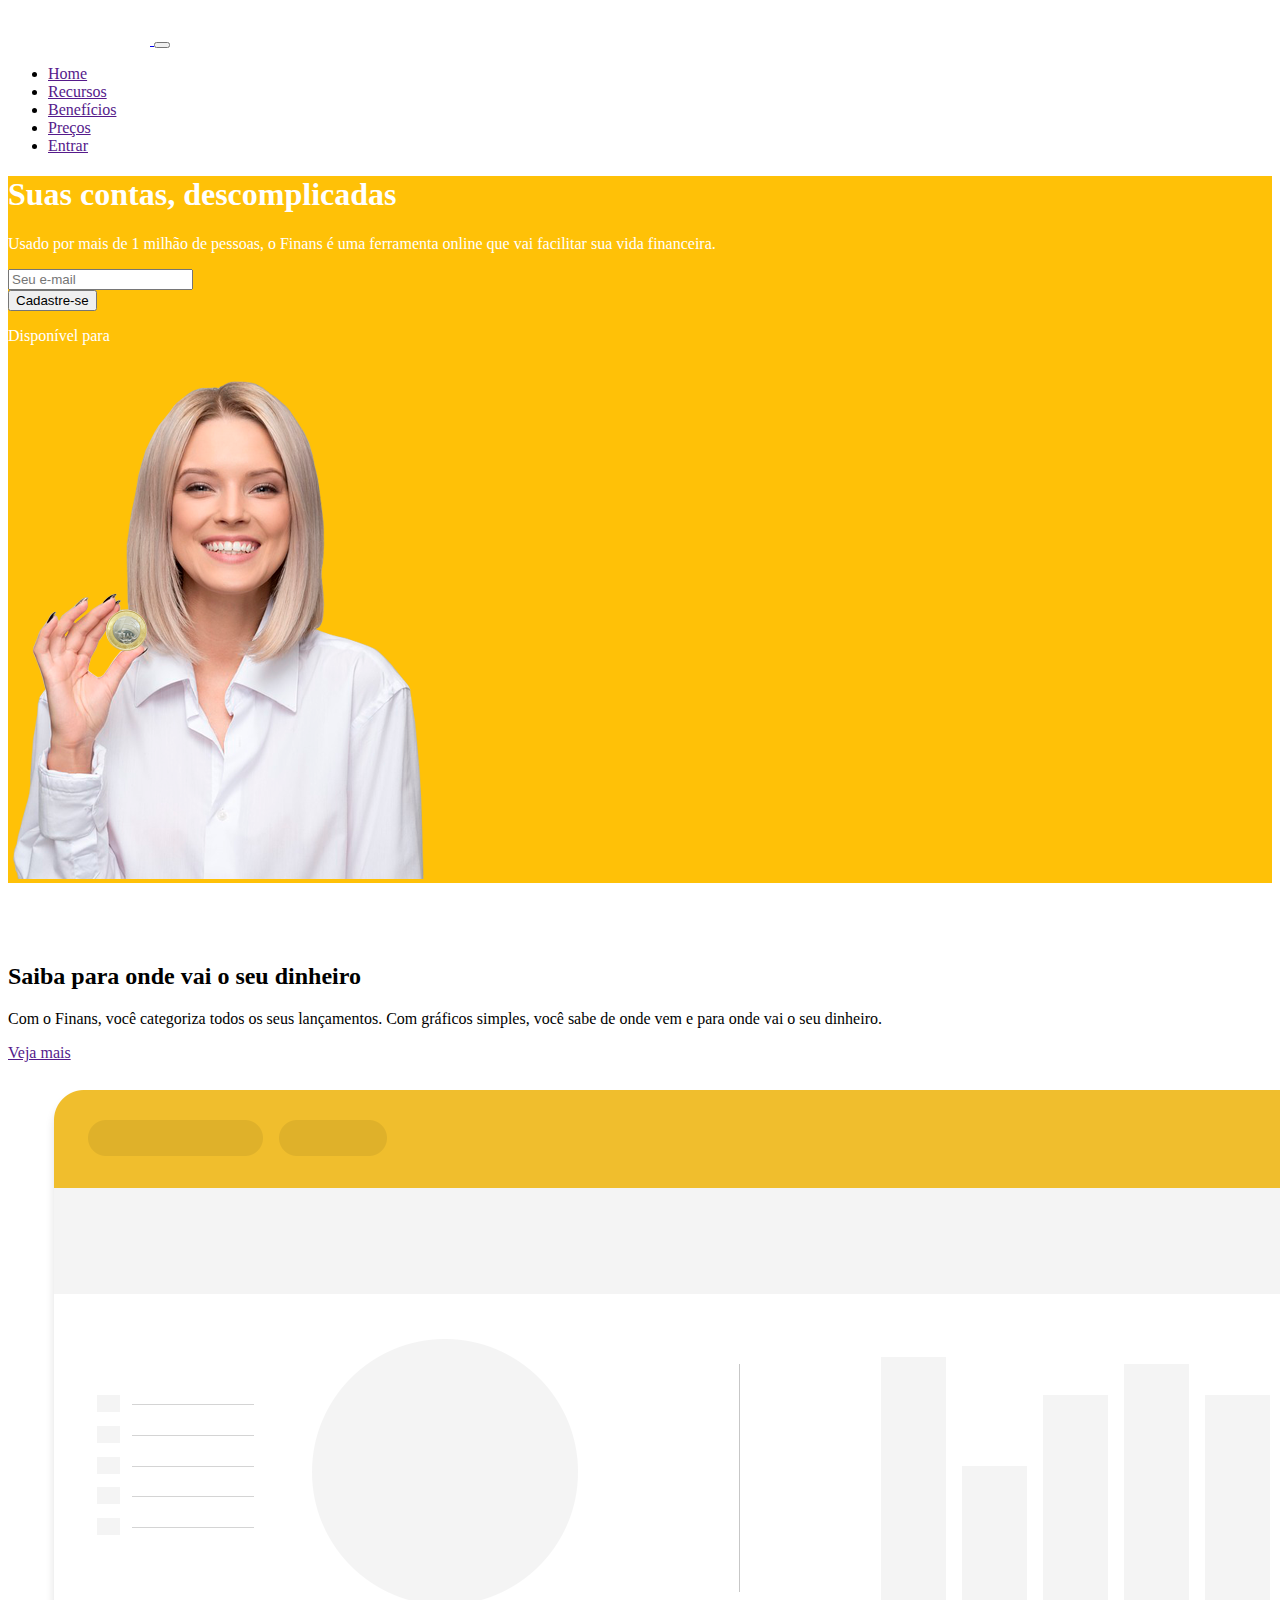
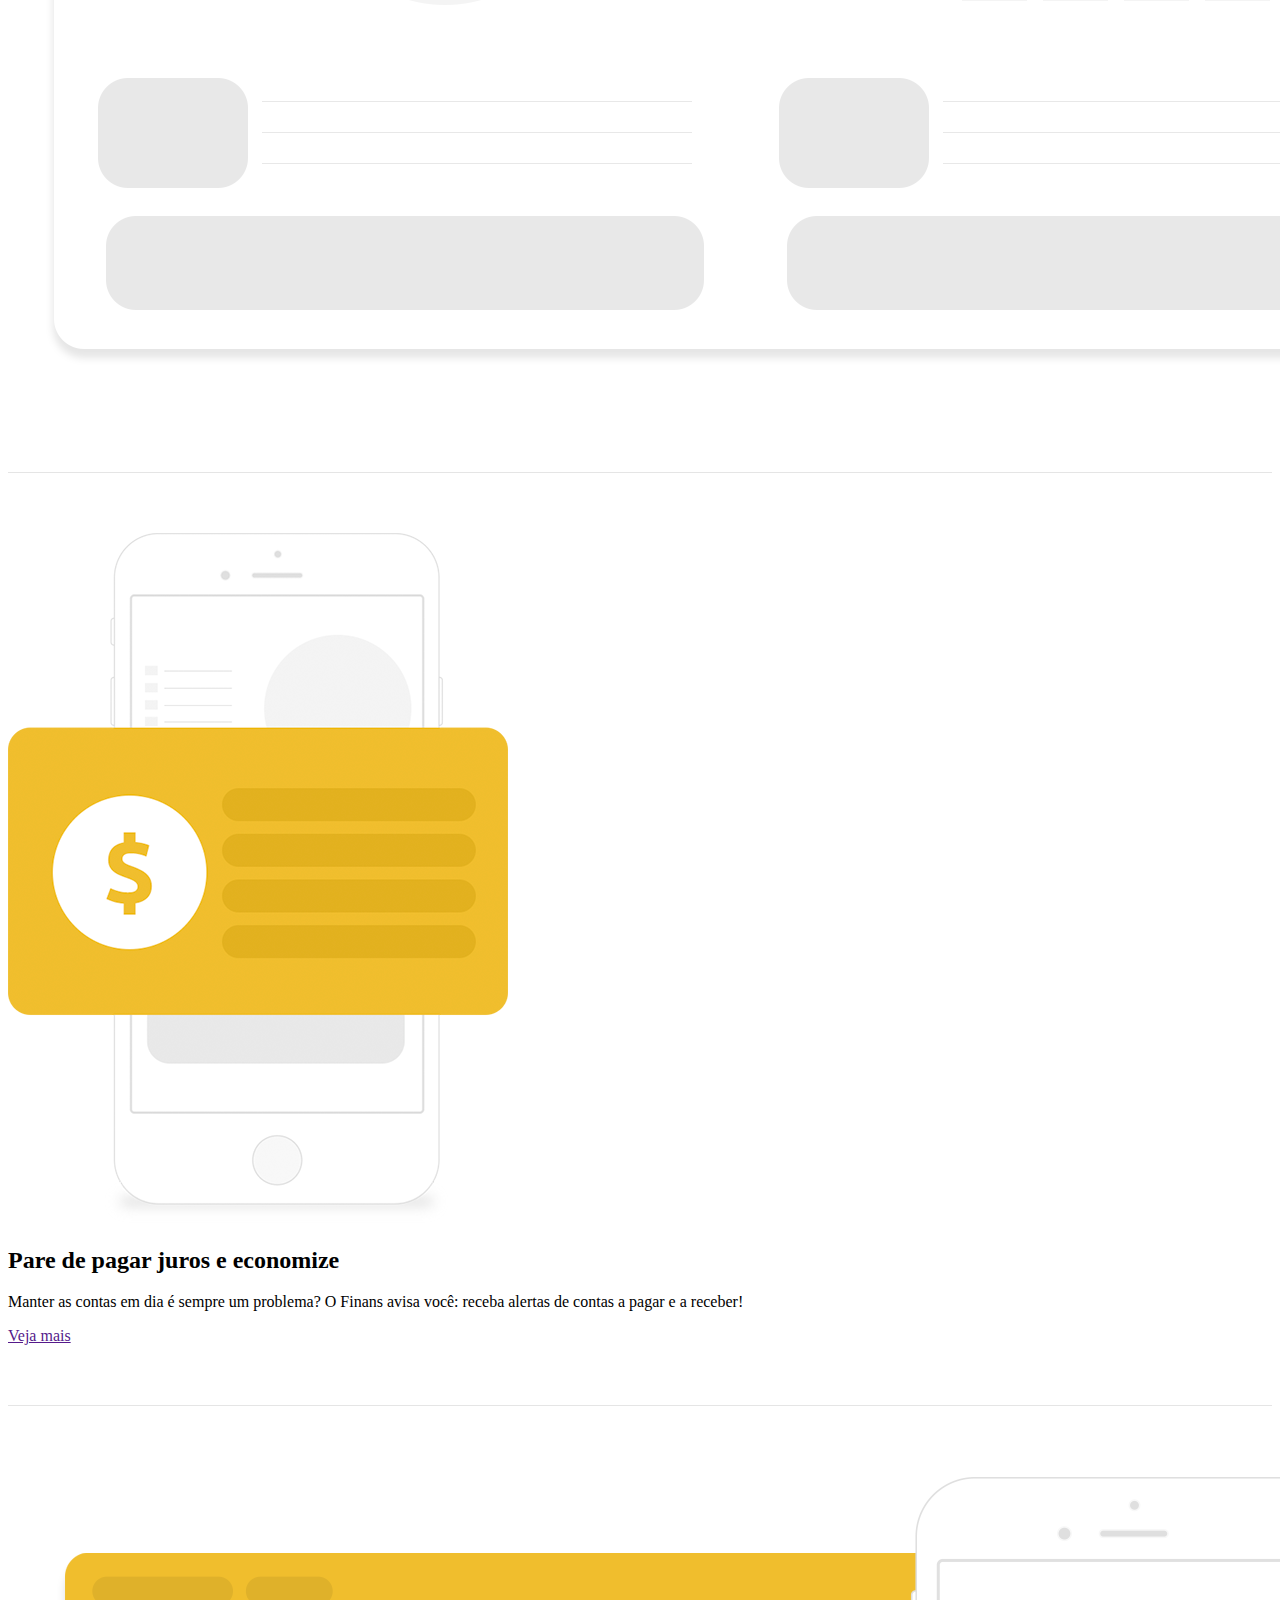
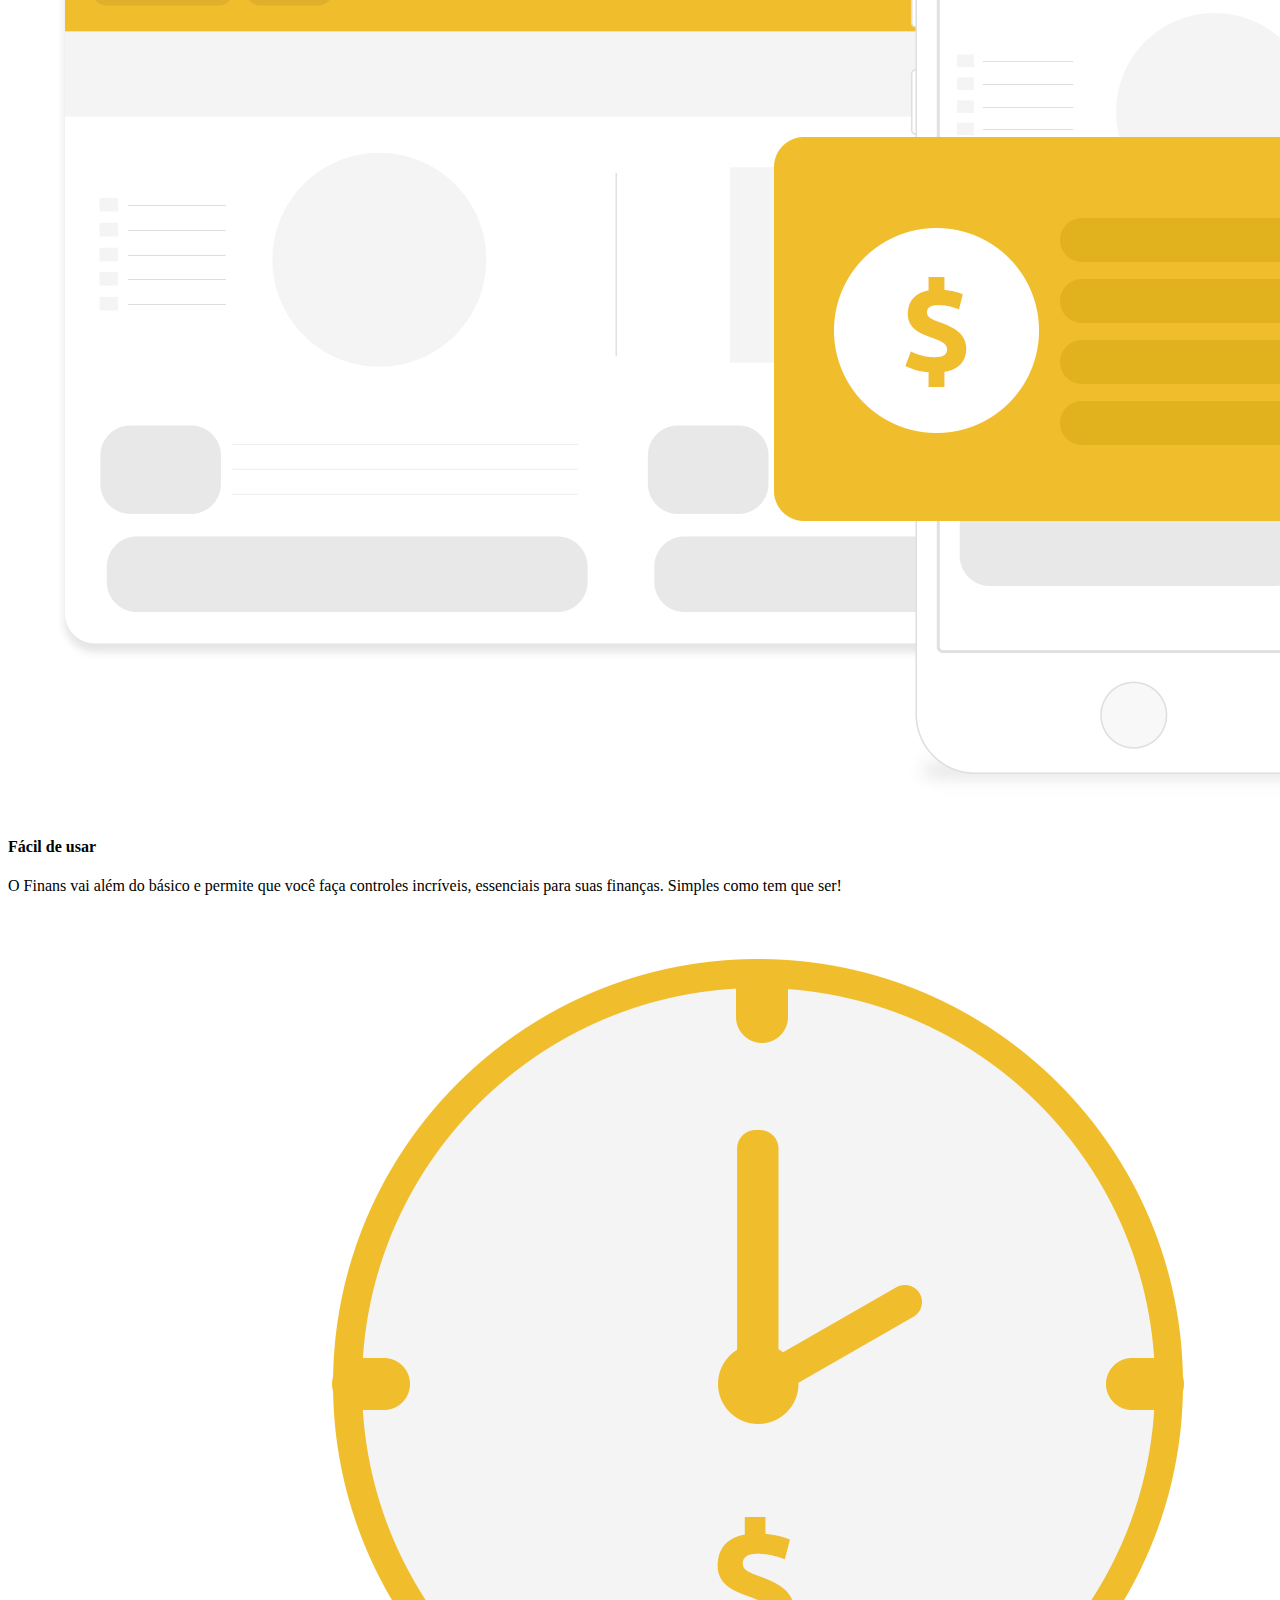
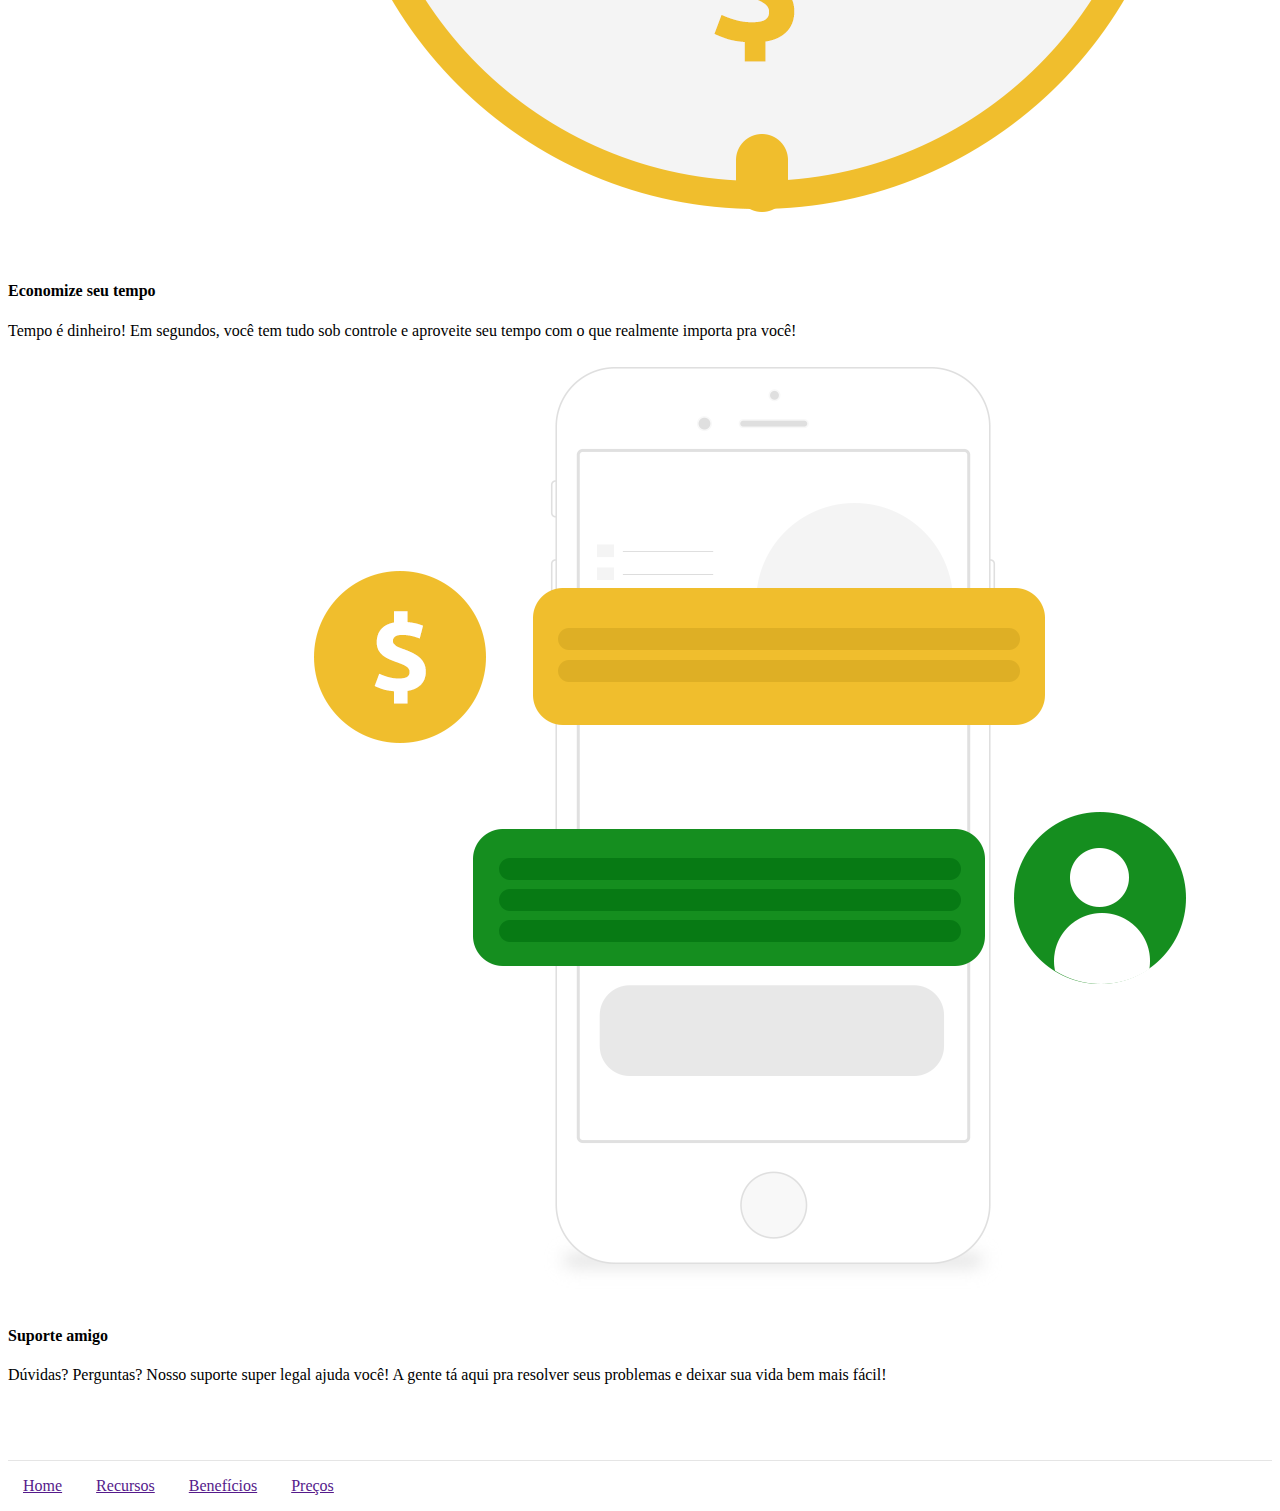
<file: index.html>
<!DOCTYPE html>
<html lang="pt-br">
  <head>
    <!-- Meta tags Obrigatórias -->
    <meta charset="utf-8">
    <meta name="viewport" content="width=device-width, initial-scale=1, shrink-to-fit=no">

    <!-- Bootstrap CSS -->
    <link rel="stylesheet" href="https://stackpath.bootstrapcdn.com/bootstrap/4.1.3/css/bootstrap.min.css" integrity="sha384-MCw98/SFnGE8fJT3GXwEOngsV7Zt27NXFoaoApmYm81iuXoPkFOJwJ8ERdknLPMO" crossorigin="anonymous">

    <!-- Font Awesome -->
    <link rel="stylesheet" href="https://use.fontawesome.com/releases/v5.3.1/css/all.css" integrity="sha384-mzrmE5qonljUremFsqc01SB46JvROS7bZs3IO2EmfFsd15uHvIt+Y8vEf7N7fWAU" crossorigin="anonymous">

    <!-- Estilo customizado -->
    <link rel="stylesheet" type="text/css" href="css/estilo.css">

    <title>Finans - finanças pessoais</title>
  </head>
  <body>
    
    <header><!-- inicio Cabecalho -->
      <nav class="navbar navbar-expand-sm navbar-light bg-warning">
        <div class="container">
          
          <a href="#" class="navbar-brand">
            <img src="img/logo.png" width="142">
          </a>

          <button class="navbar-toggler" data-toggle="collapse" data-target="#nav-principal">
            <span class="navbar-toggler-icon"></span>
          </button>

          <div class="collapse navbar-collapse" id="nav-principal">
            <ul class="navbar-nav ml-auto">
              <li class="nav-item">
                <a href="" class="nav-link">Home</a>
              </li>
              <li class="nav-item">
                <a href="" class="nav-link">Recursos</a>
              </li>
              <li class="nav-item">
                <a href="" class="nav-link">Benefícios</a>
              </li>
              <li class="nav-item">
                <a href="" class="nav-link">Preços</a>
              </li>
              <li class="nav-item">
                <a href="" class="btn btn-outline-light ml-4">Entrar</a>
              </li>
            </ul>
          </div>

        </div>
      </nav>
    </header><!--/fim Cabecalho -->

    <section id="home"><!-- Início seção home -->
      <div class="container">
        <div class="row">
          <div class="col-md-6 d-flex"><!-- Textos da seção -->
            <div class="align-self-center">
              <h1 class="display-4">Suas contas, descomplicadas</h1>
              <p>
                Usado por mais de 1 milhão de pessoas, o Finans é uma ferramenta online que vai facilitar sua vida financeira.
              </p>

              <form class="mt-4 mb-4">
                <div class="input-group input-group-lg">
                  <input type="text" placeholder="Seu e-mail" class="form-control">
                  <div class="input-group-append">
                    <button type="button" class="btn btn-primary">Cadastre-se</button>
                  </div>
                </div>
              </form>

              <p>Disponível para
                <a href="" class="btn btn-outline-light">
                  <i class="fab fa-android fa-lg"></i>
                </a>
                <a href="" class="btn btn-outline-light">
                  <i class="fab fa-apple"></i>
                </a>
              </p>

            </div>
          </div><!--/fim textos da seção -->
          <div class="col-md-6 d-none d-md-block">
            <img src="img/capa-mulher.png">
          </div>
        </div>
      </div>
    </section><!--/fim seção home -->

    <section class="caixa"><!--/Início seção saiba -->
      <div class="container">
        <div class="row">
          <div class="col-md-6 d-flex">
            <div class="align-self-center">
              <h2>Saiba para onde vai o seu dinheiro</h2>
              <p>
                Com o Finans, você categoriza todos os seus lançamentos. Com gráficos simples, você sabe de onde vem e para onde vai o seu dinheiro.
              </p>
              <a href="" class="btn btn-primary">Veja mais</a>
            </div>
          </div>
          <div class="col-md-6">
            <img src="img/saiba.png" class="img-fluid">
          </div>
        </div>
      </div>
    </section><!--/FIM seção saiba -->

    <section class="caixa"><!--/Início seção juros -->
      <div class="container">
        <div class="row">
          <div class="col-md-6">
            <img src="img/juros.png" class="img-fluid">
          </div>
          <div class="col-md-6 d-flex">
            <div class="align-self-center">
              <h2>Pare de pagar juros e economize</h2>
              <p>
                Manter as contas em dia é sempre um problema? O Finans avisa você: receba alertas de contas a pagar e a receber!
              </p>
              <a href="" class="btn btn-primary">Veja mais</a>
            </div>
          </div>
        </div>
      </div>
    </section><!--/FIM seção juros -->

    <section class="caixa"><!--/Início seção recursos -->
      <div class="container">
        <div class="row">
          <div class="col-md-4">
            <img src="img/facil.png" class="img-fluid">
            <h4>Fácil de usar</h4>
            <p>
              O Finans vai além do básico e permite que você faça controles incríveis, essenciais para suas finanças. Simples como tem que ser!
            </p>
          </div>
          <div class="col-md-4">
            <img src="img/economize.png" class="img-fluid">
            <h4>Economize seu tempo</h4>
            <p>
              Tempo é dinheiro! Em segundos, você tem tudo sob controle e aproveite seu tempo com o que realmente importa pra você!
            </p>
          </div>
          <div class="col-md-4">
            <img src="img/suporte.png" class="img-fluid">
            <h4>Suporte amigo</h4>
            <p>
              Dúvidas? Perguntas? Nosso suporte super legal ajuda você! A gente tá aqui pra resolver seus problemas e deixar sua vida bem mais fácil!
            </p>
          </div>
        </div>
      </div>
    </section><!--/FIM seção recursos -->

    <footer class="mt-4 mb-4">
      <div class="container">
        <div class="row">
          <div class="col-md-8">
            <p>
              <a href="">Home</a>
              <a href="">Recursos</a>
              <a href="">Benefícios</a>
              <a href="">Preços</a>
            </p>
          </div>
          <div class="col-md-4 d-flex justify-content-end">
            <a href="" class="btn btn-outline-dark">
              <i class="fab fa-facebook"></i>
            </a>
            <a href="" class="btn btn-outline-dark ml-2">
              <i class="fab fa-twitter"></i>
            </a>
            <a href="" class="btn btn-outline-dark ml-2">
              <i class="fab fa-instagram"></i>
            </a>
            <a href="" class="btn btn-outline-dark ml-2">
              <i class="fab fa-youtube"></i>
            </a>
          </div>
        </div>
      </div>
    </footer>


    <!-- JavaScript (Opcional) -->
    <!-- jQuery primeiro, depois Popper.js, depois Bootstrap JS -->
    <script src="https://code.jquery.com/jquery-3.3.1.slim.min.js" integrity="sha384-q8i/X+965DzO0rT7abK41JStQIAqVgRVzpbzo5smXKp4YfRvH+8abtTE1Pi6jizo" crossorigin="anonymous"></script>
    <script src="https://cdnjs.cloudflare.com/ajax/libs/popper.js/1.14.3/umd/popper.min.js" integrity="sha384-ZMP7rVo3mIykV+2+9J3UJ46jBk0WLaUAdn689aCwoqbBJiSnjAK/l8WvCWPIPm49" crossorigin="anonymous"></script>
    <script src="https://stackpath.bootstrapcdn.com/bootstrap/4.1.3/js/bootstrap.min.js" integrity="sha384-ChfqqxuZUCnJSK3+MXmPNIyE6ZbWh2IMqE241rYiqJxyMiZ6OW/JmZQ5stwEULTy" crossorigin="anonymous"></script>
  </body>
</html>
</file>
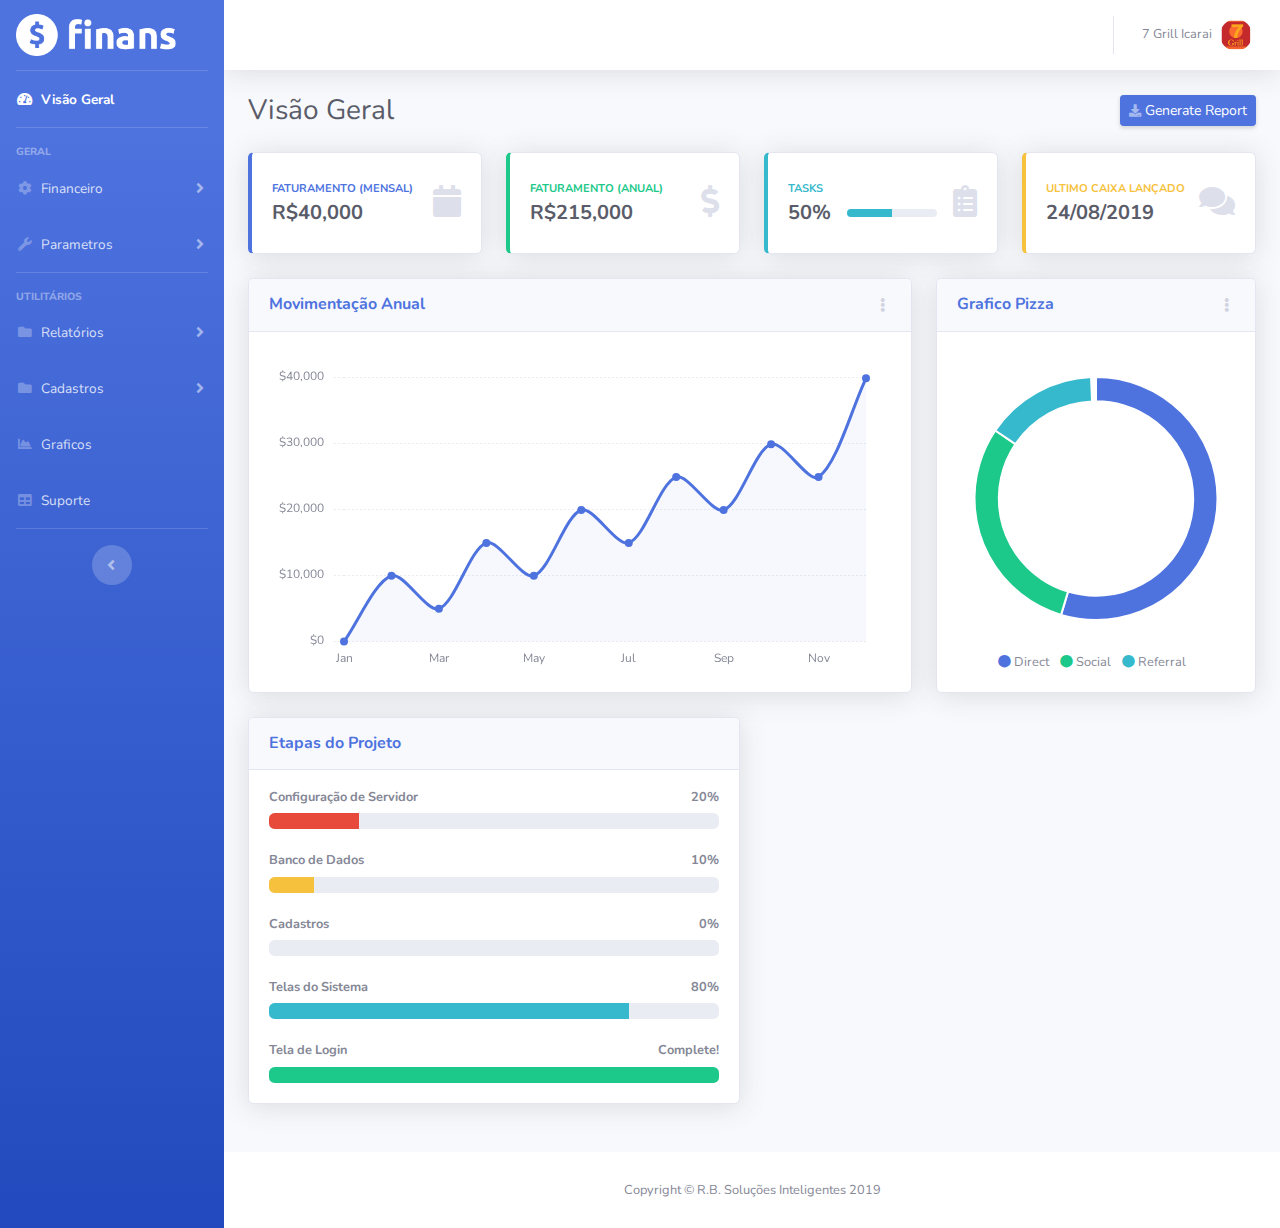
<file: AppFinanceiro/index.html>
<!DOCTYPE html>
<html lang="Pt-br">

<head>

  <meta charset="utf-8">
  <meta http-equiv="X-UA-Compatible" content="IE=edge">
  <meta name="viewport" content="width=device-width, initial-scale=1, shrink-to-fit=no">
  <meta name="description" content="">
  <meta name="author" content="">

  <title>Finans - Visão Geral</title>

  <!-- Custom fonts for this template-->
  <link href="vendor/fontawesome-free/css/all.min.css" rel="stylesheet" type="text/css">
  <link href="https://fonts.googleapis.com/css?family=Nunito:200,200i,300,300i,400,400i,600,600i,700,700i,800,800i,900,900i" rel="stylesheet">

  <!-- Custom styles for this template-->
  <link href="css/sb-admin-2.min.css" rel="stylesheet">

</head>

<body id="page-top">

  <!-- Page Wrapper -->
  <div id="wrapper">

    <!-- Sidebar -->
    <ul class="navbar-nav bg-gradient-primary sidebar sidebar-dark accordion" id="accordionSidebar">

      <!-- Sidebar - Brand -->
      <a class="sidebar-brand d-flex align-items-center justify-content-center" href="index.html">
        <div class="sidebar-brand-icon">
          <img src="img/logo1.png" class="mw-100" alt="Finans">
        </div>
        <div class="sidebar-brand-text mx-3"></div>
      </a>

      <!-- Divider -->
      <hr class="sidebar-divider my-0">

      <!-- Nav Item - Dashboard -->
      <li class="nav-item active">
        <a class="nav-link" href="index.html">
          <i class="fas fa-fw fa-tachometer-alt"></i>
          <span>Visão Geral</span></a>
      </li>

      <!-- Divider -->
      <hr class="sidebar-divider">

      <!-- Heading -->
      <div class="sidebar-heading">
        Geral
      </div>

      <!-- Nav Item - Pages Collapse Menu -->
      <li class="nav-item">
        <a class="nav-link collapsed" href="#" data-toggle="collapse" data-target="#collapseTwo" aria-expanded="true" aria-controls="collapseTwo">
          <i class="fas fa-fw fa-cog"></i>
          <span>Financeiro</span>
        </a>
        <div id="collapseTwo" class="collapse" aria-labelledby="headingTwo" data-parent="#accordionSidebar">
          <div class="bg-white py-2 collapse-inner rounded">
            <h6 class="collapse-header">Controle Financeiro</h6>
            <a class="collapse-item" href="contas_a_pagar.html">Inserir Despesas</a>
            <a class="collapse-item" href="consulta_despesas.html">Consultar Despesas</a>
            <a class="collapse-item" href="cards.html">Inserir Lançamentos</a>
            <a class="collapse-item" href="cards.html">Consultar Lançamentos</a>
            <a class="collapse-item" href="cards.html">Extrato</a>
          </div>
        </div>
      </li>

      <!-- Nav Item - Utilities Collapse Menu -->
      <li class="nav-item">
        <a class="nav-link collapsed" href="#" data-toggle="collapse" data-target="#collapseUtilities" aria-expanded="true" aria-controls="collapseUtilities">
          <i class="fas fa-fw fa-wrench"></i>
          <span>Parametros</span>
        </a>
        <div id="collapseUtilities" class="collapse" aria-labelledby="headingUtilities" data-parent="#accordionSidebar">
          <div class="bg-white py-2 collapse-inner rounded">
            <h6 class="collapse-header">Parametros Principais:</h6>
            <a class="collapse-item" href="utilities-color.html">Dados da Empresa</a>
            <a class="collapse-item" href="utilities-border.html">Usuários</a>
            <a class="collapse-item" href="utilities-animation.html">Parametros do Sistema</a>
            <a class="collapse-item" href="utilities-other.html">Other</a>
          </div>
        </div>
      </li>

      <!-- Divider -->
      <hr class="sidebar-divider">

      <!-- Heading -->
      <div class="sidebar-heading">
        Utilitários
      </div>

      <!-- Nav Item - Pages Collapse Menu -->
      <li class="nav-item">
        <a class="nav-link collapsed" href="#" data-toggle="collapse" data-target="#collapsePages" aria-expanded="true" aria-controls="collapsePages">
          <i class="fas fa-fw fa-folder"></i>
          <span>Relatórios</span>
        </a>
        <div id="collapsePages" class="collapse" aria-labelledby="headingPages" data-parent="#accordionSidebar">
          <div class="bg-white py-2 collapse-inner rounded">
            <h6 class="collapse-header">Login Screens:</h6>
            <a class="collapse-item" href="login.html">Login</a>
            <a class="collapse-item" href="register.html">Register</a>
            <a class="collapse-item" href="forgot-password.html">Forgot Password</a>
            <div class="collapse-divider"></div>
            <h6 class="collapse-header">Other Pages:</h6>
            <a class="collapse-item" href="404.html">404 Page</a>
            <a class="collapse-item" href="blank.html">Blank Page</a>
          </div>
        </div>
      </li>

      <li class="nav-item">
        <a class="nav-link collapsed" href="#" data-toggle="collapse" data-target="#collapsePages" aria-expanded="true" aria-controls="collapsePages">
          <i class="fas fa-fw fa-folder"></i>
          <span>Cadastros</span>
        </a>
        <div id="collapsePages" class="collapse" aria-labelledby="headingPages" data-parent="#accordionSidebar">
          <div class="bg-white py-2 collapse-inner rounded">
            <h6 class="collapse-header">Bancos</h6>
            <a class="collapse-item" href="login.html">Contas</a>
            <a class="collapse-item" href="register.html">Sub Contasr</a>
            <a class="collapse-item" href="forgot-password.html">Forgot Password</a>
            <div class="collapse-divider"></div>
            <h6 class="collapse-header">Other Pages:</h6>
            <a class="collapse-item" href="404.html">404 Page</a>
            <a class="collapse-item" href="blank.html">Blank Page</a>
          </div>
        </div>
      </li>

      <!-- Nav Item - Charts -->
      <li class="nav-item">
        <a class="nav-link" href="charts.html">
          <i class="fas fa-fw fa-chart-area"></i>
          <span>Graficos</span></a>
      </li>

      <!-- Nav Item - Tables -->
      <li class="nav-item">
        <a class="nav-link" href="tables.html">
          <i class="fas fa-fw fa-table"></i>
          <span>Suporte</span></a>
      </li>

      <!-- Divider -->
      <hr class="sidebar-divider d-none d-md-block">

      <!-- Sidebar Toggler (Sidebar) -->
      <div class="text-center d-none d-md-inline">
        <button class="rounded-circle border-0" id="sidebarToggle"></button>
      </div>

    </ul>
    <!-- End of Sidebar -->

    <!-- Content Wrapper -->
    <div id="content-wrapper" class="d-flex flex-column">

      <!-- Main Content -->
      <div id="content">

        <!-- Topbar -->
        <nav class="navbar navbar-expand navbar-light bg-white topbar mb-4 static-top shadow">

          <!-- Sidebar Toggle (Topbar) -->
          <button id="sidebarToggleTop" class="btn btn-link d-md-none rounded-circle mr-3">
            <i class="fa fa-bars"></i>
          </button>

          <!-- Topbar Search 
          <form class="d-none d-sm-inline-block form-inline mr-auto ml-md-3 my-2 my-md-0 mw-100 navbar-search">
            <div class="input-group">
              <input type="text" class="form-control bg-light border-0 small" placeholder="Search for..." aria-label="Search" aria-describedby="basic-addon2">
              <div class="input-group-append">
                <button class="btn btn-primary" type="button">
                  <i class="fas fa-search fa-sm"></i>
                </button>
              </div>
            </div>
          </form>-->

          <!-- Topbar Navbar -->
          <ul class="navbar-nav ml-auto">

            <!-- Nav Item - Search Dropdown (Visible Only XS) 
            <li class="nav-item dropdown no-arrow d-sm-none">
              <a class="nav-link dropdown-toggle" href="#" id="searchDropdown" role="button" data-toggle="dropdown" aria-haspopup="true" aria-expanded="false">
                <i class="fas fa-search fa-fw"></i>
              </a>
              <!-- Dropdown - Messages 
              <div class="dropdown-menu dropdown-menu-right p-3 shadow animated--grow-in" aria-labelledby="searchDropdown">
                <form class="form-inline mr-auto w-100 navbar-search">
                  <div class="input-group">
                    <input type="text" class="form-control bg-light border-0 small" placeholder="Search for..." aria-label="Search" aria-describedby="basic-addon2">
                    <div class="input-group-append">
                      <button class="btn btn-primary" type="button">
                        <i class="fas fa-search fa-sm"></i>
                      </button>
                    </div>
                  </div>
                </form>
              </div>
            </li> -->

            <!-- Nav Item - Alerts 
            <li class="nav-item dropdown no-arrow mx-1">
              <a class="nav-link dropdown-toggle" href="#" id="alertsDropdown" role="button" data-toggle="dropdown" aria-haspopup="true" aria-expanded="false">
                <i class="fas fa-bell fa-fw"></i>
                <!-- Counter - Alerts 
                <span class="badge badge-danger badge-counter">3+</span>
              </a>
              <!-- Dropdown - Alerts 
              <div class="dropdown-list dropdown-menu dropdown-menu-right shadow animated--grow-in" aria-labelledby="alertsDropdown">
                <h6 class="dropdown-header">
                  Alerts Center
                </h6>
                <a class="dropdown-item d-flex align-items-center" href="#">
                  <div class="mr-3">
                    <div class="icon-circle bg-primary">
                      <i class="fas fa-file-alt text-white"></i>
                    </div>
                  </div>
                  <div>
                    <div class="small text-gray-500">December 12, 2019</div>
                    <span class="font-weight-bold">A new monthly report is ready to download!</span>
                  </div>
                </a>
                <a class="dropdown-item d-flex align-items-center" href="#">
                  <div class="mr-3">
                    <div class="icon-circle bg-success">
                      <i class="fas fa-donate text-white"></i>
                    </div>
                  </div>
                  <div>
                    <div class="small text-gray-500">December 7, 2019</div>
                    $290.29 has been deposited into your account!
                  </div>
                </a>
                <a class="dropdown-item d-flex align-items-center" href="#">
                  <div class="mr-3">
                    <div class="icon-circle bg-warning">
                      <i class="fas fa-exclamation-triangle text-white"></i>
                    </div>
                  </div>
                  <div>
                    <div class="small text-gray-500">December 2, 2019</div>
                    Spending Alert: We've noticed unusually high spending for your account.
                  </div>
                </a>
                <a class="dropdown-item text-center small text-gray-500" href="#">Show All Alerts</a>
              </div>
            </li> -->

            <!-- Nav Item - Messages 
            <li class="nav-item dropdown no-arrow mx-1">
              <a class="nav-link dropdown-toggle" href="#" id="messagesDropdown" role="button" data-toggle="dropdown" aria-haspopup="true" aria-expanded="false">
                <i class="fas fa-envelope fa-fw"></i>
                <!-- Counter - Messages 
                <span class="badge badge-danger badge-counter">7</span>
              </a>
              <!-- Dropdown - Messages 
              <div class="dropdown-list dropdown-menu dropdown-menu-right shadow animated--grow-in" aria-labelledby="messagesDropdown">
                <h6 class="dropdown-header">
                  Message Center
                </h6>
                <a class="dropdown-item d-flex align-items-center" href="#">
                  <div class="dropdown-list-image mr-3">
                    <img class="rounded-circle" src="https://source.unsplash.com/fn_BT9fwg_E/60x60" alt="">
                    <div class="status-indicator bg-success"></div>
                  </div>
                  <div class="font-weight-bold">
                    <div class="text-truncate">Hi there! I am wondering if you can help me with a problem I've been having.</div>
                    <div class="small text-gray-500">Emily Fowler · 58m</div>
                  </div>
                </a>
                <a class="dropdown-item d-flex align-items-center" href="#">
                  <div class="dropdown-list-image mr-3">
                    <img class="rounded-circle" src="https://source.unsplash.com/AU4VPcFN4LE/60x60" alt="">
                    <div class="status-indicator"></div>
                  </div>
                  <div>
                    <div class="text-truncate">I have the photos that you ordered last month, how would you like them sent to you?</div>
                    <div class="small text-gray-500">Jae Chun · 1d</div>
                  </div>
                </a>
                <a class="dropdown-item d-flex align-items-center" href="#">
                  <div class="dropdown-list-image mr-3">
                    <img class="rounded-circle" src="https://source.unsplash.com/CS2uCrpNzJY/60x60" alt="">
                    <div class="status-indicator bg-warning"></div>
                  </div>
                  <div>
                    <div class="text-truncate">Last month's report looks great, I am very happy with the progress so far, keep up the good work!</div>
                    <div class="small text-gray-500">Morgan Alvarez · 2d</div>
                  </div>
                </a>
                <a class="dropdown-item d-flex align-items-center" href="#">
                  <div class="dropdown-list-image mr-3">
                    <img class="rounded-circle" src="https://source.unsplash.com/Mv9hjnEUHR4/60x60" alt="">
                    <div class="status-indicator bg-success"></div>
                  </div>
                  <div>
                    <div class="text-truncate">Am I a good boy? The reason I ask is because someone told me that people say this to all dogs, even if they aren't good...</div>
                    <div class="small text-gray-500">Chicken the Dog · 2w</div>
                  </div>
                </a>
                <a class="dropdown-item text-center small text-gray-500" href="#">Read More Messages</a>
              </div>
            </li> -->

            <div class="topbar-divider d-none d-sm-block"></div>

            <!-- Nav Item - User Information -->
            <li class="nav-item dropdown no-arrow">
              <a class="nav-link dropdown-toggle" href="#" id="userDropdown" role="button" data-toggle="dropdown" aria-haspopup="true" aria-expanded="false">
                <span class="mr-2 d-none d-lg-inline text-gray-600 small">7 Grill Icarai</span>
                <img class="img-profile rounded-circle" src="img/7grill.png">
              </a>
              <!-- Dropdown - User Information -->
              <div class="dropdown-menu dropdown-menu-right shadow animated--grow-in" aria-labelledby="userDropdown">
                <a class="dropdown-item" href="#">
                  <i class="fas fa-user fa-sm fa-fw mr-2 text-gray-400"></i>
                  Profile
                </a>
                <a class="dropdown-item" href="#">
                  <i class="fas fa-cogs fa-sm fa-fw mr-2 text-gray-400"></i>
                  Settings
                </a>
                <a class="dropdown-item" href="#">
                  <i class="fas fa-list fa-sm fa-fw mr-2 text-gray-400"></i>
                  Activity Log
                </a>
                <div class="dropdown-divider"></div>
                <a class="dropdown-item" href="#" data-toggle="modal" data-target="#logoutModal">
                  <i class="fas fa-sign-out-alt fa-sm fa-fw mr-2 text-gray-400"></i>
                  Logout
                </a>
              </div>
            </li>

          </ul>

        </nav>
        <!-- End of Topbar -->

        <!-- Begin Page Content -->
        <div class="container-fluid">

          <!-- Page Heading -->
          <div class="d-sm-flex align-items-center justify-content-between mb-4">
            <h1 class="h3 mb-0 text-gray-800">Visão Geral</h1>
            <a href="#" class="d-none d-sm-inline-block btn btn-sm btn-primary shadow-sm"><i class="fas fa-download fa-sm text-white-50"></i> Generate Report</a>
          </div>

          <!-- Content Row -->
          <div class="row">

            <!-- Earnings (Monthly) Card Example -->
            <div class="col-xl-3 col-md-6 mb-4">
              <div class="card border-left-primary shadow h-100 py-2">
                <div class="card-body">
                  <div class="row no-gutters align-items-center">
                    <div class="col mr-2">
                      <div class="text-xs font-weight-bold text-primary text-uppercase mb-1">Faturamento (Mensal)</div>
                      <div class="h5 mb-0 font-weight-bold text-gray-800">R$40,000</div>
                    </div>
                    <div class="col-auto">
                      <i class="fas fa-calendar fa-2x text-gray-300"></i>
                    </div>
                  </div>
                </div>
              </div>
            </div>

            <!-- Earnings (Monthly) Card Example -->
            <div class="col-xl-3 col-md-6 mb-4">
              <div class="card border-left-success shadow h-100 py-2">
                <div class="card-body">
                  <div class="row no-gutters align-items-center">
                    <div class="col mr-2">
                      <div class="text-xs font-weight-bold text-success text-uppercase mb-1">Faturamento (Anual)</div>
                      <div class="h5 mb-0 font-weight-bold text-gray-800">R$215,000</div>
                    </div>
                    <div class="col-auto">
                      <i class="fas fa-dollar-sign fa-2x text-gray-300"></i>
                    </div>
                  </div>
                </div>
              </div>
            </div>

            <!-- Earnings (Monthly) Card Example -->
            <div class="col-xl-3 col-md-6 mb-4">
              <div class="card border-left-info shadow h-100 py-2">
                <div class="card-body">
                  <div class="row no-gutters align-items-center">
                    <div class="col mr-2">
                      <div class="text-xs font-weight-bold text-info text-uppercase mb-1">Tasks</div>
                      <div class="row no-gutters align-items-center">
                        <div class="col-auto">
                          <div class="h5 mb-0 mr-3 font-weight-bold text-gray-800">50%</div>
                        </div>
                        <div class="col">
                          <div class="progress progress-sm mr-2">
                            <div class="progress-bar bg-info" role="progressbar" style="width: 50%" aria-valuenow="50" aria-valuemin="0" aria-valuemax="100"></div>
                          </div>
                        </div>
                      </div>
                    </div>
                    <div class="col-auto">
                      <i class="fas fa-clipboard-list fa-2x text-gray-300"></i>
                    </div>
                  </div>
                </div>
              </div>
            </div>

            <!-- Pending Requests Card Example -->
            <div class="col-xl-3 col-md-6 mb-4">
              <div class="card border-left-warning shadow h-100 py-2">
                <div class="card-body">
                  <div class="row no-gutters align-items-center">
                    <div class="col mr-2">
                      <div class="text-xs font-weight-bold text-warning text-uppercase mb-1">Ultimo Caixa lançado</div>
                      <div class="h5 mb-0 font-weight-bold text-gray-800">24/08/2019</div>
                    </div>
                    <div class="col-auto">
                      <i class="fas fa-comments fa-2x text-gray-300"></i>
                    </div>
                  </div>
                </div>
              </div>
            </div>
          </div>

          <!-- Content Row -->

          <div class="row">

            <!-- Area Chart -->
            <div class="col-xl-8 col-lg-7">
              <div class="card shadow mb-4">
                <!-- Card Header - Dropdown -->
                <div class="card-header py-3 d-flex flex-row align-items-center justify-content-between">
                  <h6 class="m-0 font-weight-bold text-primary">Movimentação Anual</h6>
                  <div class="dropdown no-arrow">
                    <a class="dropdown-toggle" href="#" role="button" id="dropdownMenuLink" data-toggle="dropdown" aria-haspopup="true" aria-expanded="false">
                      <i class="fas fa-ellipsis-v fa-sm fa-fw text-gray-400"></i>
                    </a>
                    <div class="dropdown-menu dropdown-menu-right shadow animated--fade-in" aria-labelledby="dropdownMenuLink">
                      <div class="dropdown-header">Dropdown Header:</div>
                      <a class="dropdown-item" href="#">Action</a>
                      <a class="dropdown-item" href="#">Another action</a>
                      <div class="dropdown-divider"></div>
                      <a class="dropdown-item" href="#">Something else here</a>
                    </div>
                  </div>
                </div>
                <!-- Card Body -->
                <div class="card-body">
                  <div class="chart-area">
                    <canvas id="myAreaChart"></canvas>
                  </div>
                </div>
              </div>
            </div>

            <!-- Pie Chart -->
            <div class="col-xl-4 col-lg-5">
              <div class="card shadow mb-4">
                <!-- Card Header - Dropdown -->
                <div class="card-header py-3 d-flex flex-row align-items-center justify-content-between">
                  <h6 class="m-0 font-weight-bold text-primary">Grafico Pizza</h6>
                  <div class="dropdown no-arrow">
                    <a class="dropdown-toggle" href="#" role="button" id="dropdownMenuLink" data-toggle="dropdown" aria-haspopup="true" aria-expanded="false">
                      <i class="fas fa-ellipsis-v fa-sm fa-fw text-gray-400"></i>
                    </a>
                    <div class="dropdown-menu dropdown-menu-right shadow animated--fade-in" aria-labelledby="dropdownMenuLink">
                      <div class="dropdown-header">Dropdown Header:</div>
                      <a class="dropdown-item" href="#">Action</a>
                      <a class="dropdown-item" href="#">Another action</a>
                      <div class="dropdown-divider"></div>
                      <a class="dropdown-item" href="#">Something else here</a>
                    </div>
                  </div>
                </div>
                <!-- Card Body -->
                <div class="card-body">
                  <div class="chart-pie pt-4 pb-2">
                    <canvas id="myPieChart"></canvas>
                  </div>
                  <div class="mt-4 text-center small">
                    <span class="mr-2">
                      <i class="fas fa-circle text-primary"></i> Direct
                    </span>
                    <span class="mr-2">
                      <i class="fas fa-circle text-success"></i> Social
                    </span>
                    <span class="mr-2">
                      <i class="fas fa-circle text-info"></i> Referral
                    </span>
                  </div>
                </div>
              </div>
            </div>
          </div>

          <!-- Content Row -->
          <div class="row">

            <!-- Content Column -->
            <div class="col-lg-6 mb-4">

              <!-- Project Card Example -->
              <div class="card shadow mb-4">
                <div class="card-header py-3">
                  <h6 class="m-0 font-weight-bold text-primary">Etapas do Projeto</h6>
                </div>
                <div class="card-body">
                  <h4 class="small font-weight-bold">Configuração de Servidor <span class="float-right">20%</span></h4>
                  <div class="progress mb-4">
                    <div class="progress-bar bg-danger" role="progressbar" style="width: 20%" aria-valuenow="20" aria-valuemin="0" aria-valuemax="100"></div>
                  </div>
                  <h4 class="small font-weight-bold">Banco de Dados <span class="float-right">10%</span></h4>
                  <div class="progress mb-4">
                    <div class="progress-bar bg-warning" role="progressbar" style="width: 10%" aria-valuenow="10" aria-valuemin="0" aria-valuemax="100"></div>
                  </div>
                  <h4 class="small font-weight-bold">Cadastros <span class="float-right">0%</span></h4>
                  <div class="progress mb-4">
                    <div class="progress-bar" role="progressbar" style="width: 0%" aria-valuenow="0" aria-valuemin="0" aria-valuemax="100"></div>
                  </div>
                  <h4 class="small font-weight-bold">Telas do Sistema <span class="float-right">80%</span></h4>
                  <div class="progress mb-4">
                    <div class="progress-bar bg-info" role="progressbar" style="width: 80%" aria-valuenow="80" aria-valuemin="0" aria-valuemax="100"></div>
                  </div>
                  <h4 class="small font-weight-bold">Tela de Login <span class="float-right">Complete!</span></h4>
                  <div class="progress">
                    <div class="progress-bar bg-success" role="progressbar" style="width: 100%" aria-valuenow="100" aria-valuemin="0" aria-valuemax="100"></div>
                  </div>
                </div>
              </div>

              <!-- Color System 
              <div class="row">
                <div class="col-lg-6 mb-4">
                  <div class="card bg-primary text-white shadow">
                    <div class="card-body">
                      Primary
                      <div class="text-white-50 small">#4e73df</div>
                    </div>
                  </div>
                </div>
                <div class="col-lg-6 mb-4">
                  <div class="card bg-success text-white shadow">
                    <div class="card-body">
                      Success
                      <div class="text-white-50 small">#1cc88a</div>
                    </div>
                  </div>
                </div>
                <div class="col-lg-6 mb-4">
                  <div class="card bg-info text-white shadow">
                    <div class="card-body">
                      Info
                      <div class="text-white-50 small">#36b9cc</div>
                    </div>
                  </div>
                </div>
                <div class="col-lg-6 mb-4">
                  <div class="card bg-warning text-white shadow">
                    <div class="card-body">
                      Warning
                      <div class="text-white-50 small">#f6c23e</div>
                    </div>
                  </div>
                </div>
                <div class="col-lg-6 mb-4">
                  <div class="card bg-danger text-white shadow">
                    <div class="card-body">
                      Danger
                      <div class="text-white-50 small">#e74a3b</div>
                    </div>
                  </div>
                </div>
                <div class="col-lg-6 mb-4">
                  <div class="card bg-secondary text-white shadow">
                    <div class="card-body">
                      Secondary
                      <div class="text-white-50 small">#858796</div>
                    </div>
                  </div>
                </div>
              </div> -->

            </div>

            <div class="col-lg-6 mb-4">

              <!-- Illustrations
              <div class="card shadow mb-4">
                <div class="card-header py-3">
                  <h6 class="m-0 font-weight-bold text-primary">Illustrations</h6>
                </div>
                <div class="card-body">
                  <div class="text-center">
                    <img class="img-fluid px-3 px-sm-4 mt-3 mb-4" style="width: 25rem;" src="img/undraw_posting_photo.svg" alt="">
                  </div>
                  <p>Add some quality, svg illustrations to your project courtesy of <a target="_blank" rel="nofollow" href="https://undraw.co/">unDraw</a>, a constantly updated collection of beautiful svg images that you can use completely free and without attribution!</p>
                  <a target="_blank" rel="nofollow" href="https://undraw.co/">Browse Illustrations on unDraw &rarr;</a>
                </div>
              </div>  -->

              <!-- Approach 
              <div class="card shadow mb-4">
                <div class="card-header py-3">
                  <h6 class="m-0 font-weight-bold text-primary">Development Approach</h6>
                </div>
                <div class="card-body">
                  <p>SB Admin 2 makes extensive use of Bootstrap 4 utility classes in order to reduce CSS bloat and poor page performance. Custom CSS classes are used to create custom components and custom utility classes.</p>
                  <p class="mb-0">Before working with this theme, you should become familiar with the Bootstrap framework, especially the utility classes.</p>
                </div>
              </div> -->

            </div>
          </div>

        </div>
        <!-- /.container-fluid -->

      </div>
      <!-- End of Main Content -->

      <!-- Footer -->
      <footer class="sticky-footer bg-white">
        <div class="container my-auto">
          <div class="copyright text-center my-auto">
            <span>Copyright &copy; R.B. Soluções Inteligentes 2019</span>
          </div>
        </div>
      </footer>
      <!-- End of Footer -->

    </div>
    <!-- End of Content Wrapper -->

  </div>
  <!-- End of Page Wrapper -->

  <!-- Scroll to Top Button-->
  <a class="scroll-to-top rounded" href="#page-top">
    <i class="fas fa-angle-up"></i>
  </a>

  <!-- Logout Modal-->
  <div class="modal fade" id="logoutModal" tabindex="-1" role="dialog" aria-labelledby="exampleModalLabel" aria-hidden="true">
    <div class="modal-dialog" role="document">
      <div class="modal-content">
        <div class="modal-header">
          <h5 class="modal-title" id="exampleModalLabel">Ready to Leave?</h5>
          <button class="close" type="button" data-dismiss="modal" aria-label="Close">
            <span aria-hidden="true">×</span>
          </button>
        </div>
        <div class="modal-body">Select "Logout" below if you are ready to end your current session.</div>
        <div class="modal-footer">
          <button class="btn btn-secondary" type="button" data-dismiss="modal">Cancel</button>
          <a class="btn btn-primary" href="login.html">Logout</a>
        </div>
      </div>
    </div>
  </div>

  <!-- Bootstrap core JavaScript-->
  <script src="vendor/jquery/jquery.min.js"></script>
  <script src="vendor/bootstrap/js/bootstrap.bundle.min.js"></script>

  <!-- Core plugin JavaScript-->
  <script src="vendor/jquery-easing/jquery.easing.min.js"></script>

  <!-- Custom scripts for all pages-->
  <script src="js/sb-admin-2.min.js"></script>

  <!-- Page level plugins -->
  <script src="vendor/chart.js/Chart.min.js"></script>

  <!-- Page level custom scripts -->
  <script src="js/demo/chart-area-demo.js"></script>
  <script src="js/demo/chart-pie-demo.js"></script>

</body>

</html>
</file>
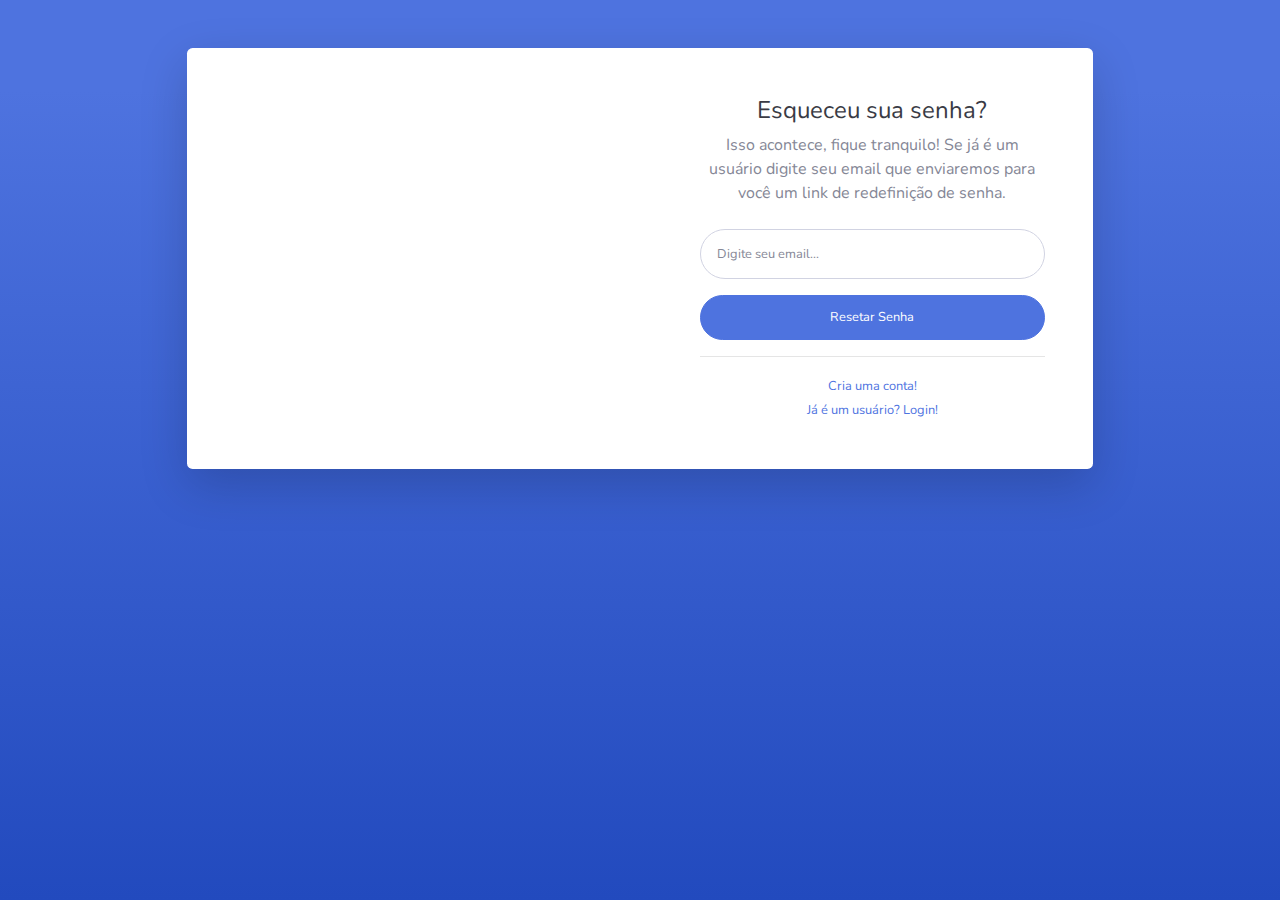
<file: AppFinanceiro/forgot-password.html>
<!DOCTYPE html>
<html lang="pt-br">

<head>

  <meta charset="utf-8">
  <meta http-equiv="X-UA-Compatible" content="IE=edge">
  <meta name="viewport" content="width=device-width, initial-scale=1, shrink-to-fit=no">
  <meta name="description" content="">
  <meta name="author" content="">

  <title>Finans - Esqueceu sua senha</title>

  <!-- Custom fonts for this template-->
  <link href="vendor/fontawesome-free/css/all.min.css" rel="stylesheet" type="text/css">
  <link href="https://fonts.googleapis.com/css?family=Nunito:200,200i,300,300i,400,400i,600,600i,700,700i,800,800i,900,900i" rel="stylesheet">

  <!-- Custom styles for this template-->
  <link href="css/sb-admin-2.css" rel="stylesheet">

</head>

<body class="bg-gradient-primary">

  <div class="container">

    <!-- Outer Row -->
    <div class="row justify-content-center">

      <div class="col-xl-10 col-lg-12 col-md-9">

        <div class="card o-hidden border-0 shadow-lg my-5">
          <div class="card-body p-0">
            <!-- Nested Row within Card Body -->
            <div class="row">
              <div class="col-lg-6 d-none d-lg-block bg-password-image"></div>
              <div class="col-lg-6">
                <div class="p-5">
                  <div class="text-center">
                    <h1 class="h4 text-gray-900 mb-2">Esqueceu sua senha?</h1>
                    <p class="mb-4">Isso acontece, fique tranquilo! Se já é um usuário digite seu email que enviaremos para você um link de redefinição de senha.</p>
                  </div>
                  <form class="user">
                    <div class="form-group">
                      <input type="email" class="form-control form-control-user" id="exampleInputEmail" aria-describedby="emailHelp" placeholder="Digite seu email...">
                    </div>
                    <a href="login.html" class="btn btn-primary btn-user btn-block">
                      Resetar Senha
                    </a>
                  </form>
                  <hr>
                  <div class="text-center">
                    <a class="small" href="register.html">Cria uma conta!</a>
                  </div>
                  <div class="text-center">
                    <a class="small" href="login.html">Já é um usuário? Login!</a>
                  </div>
                </div>
              </div>
            </div>
          </div>
        </div>

      </div>

    </div>

  </div>

  <!-- Bootstrap core JavaScript-->
  <script src="vendor/jquery/jquery.min.js"></script>
  <script src="vendor/bootstrap/js/bootstrap.bundle.min.js"></script>

  <!-- Core plugin JavaScript-->
  <script src="vendor/jquery-easing/jquery.easing.min.js"></script>

  <!-- Custom scripts for all pages-->
  <script src="js/sb-admin-2.min.js"></script>

</body>

</html>
</file>
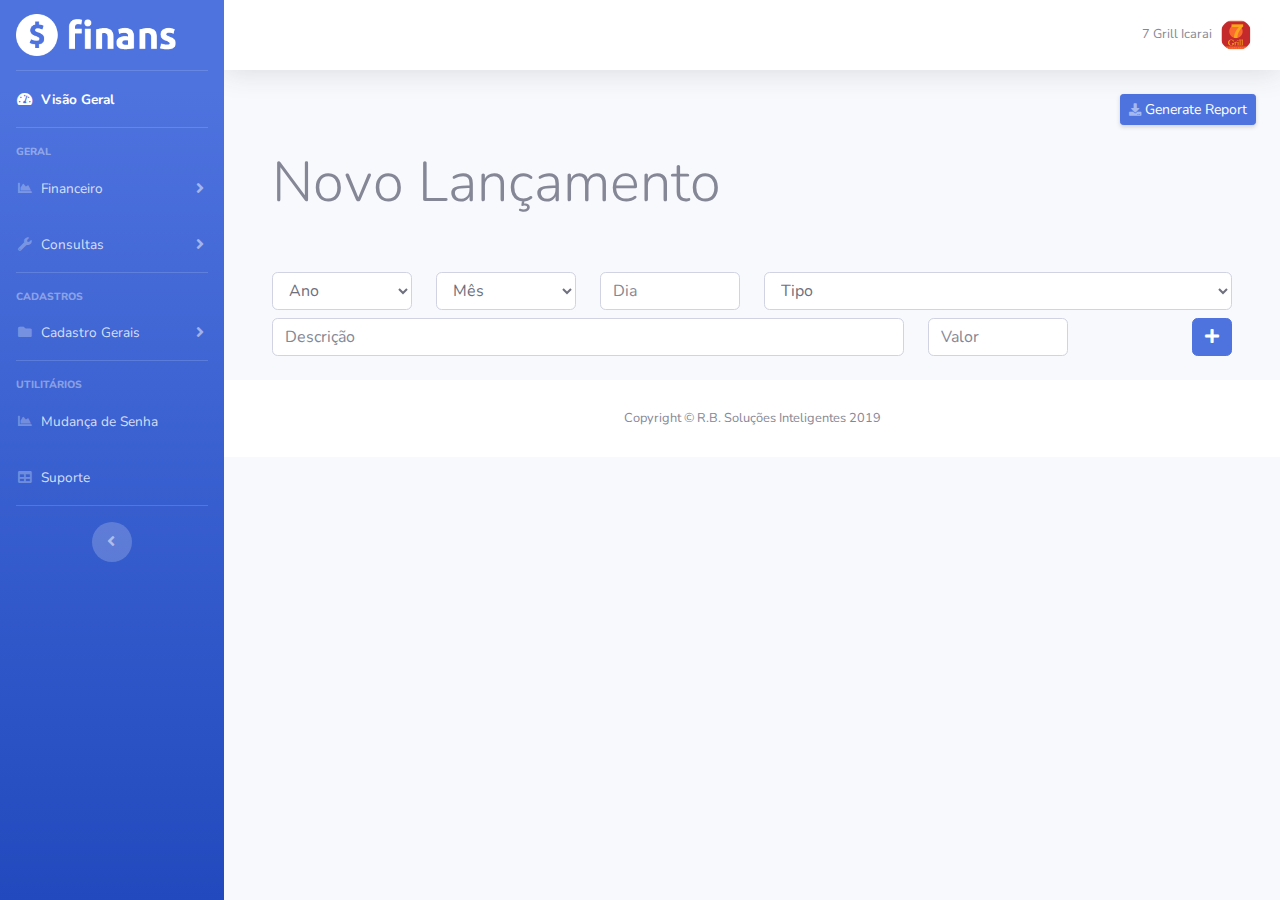
<file: AppFinanceiro/lancamentos.html>
<!DOCTYPE html>
<html lang="Pt-br">

<head>

  <meta charset="utf-8">
  <meta http-equiv="X-UA-Compatible" content="IE=edge">
  <meta name="viewport" content="width=device-width, initial-scale=1, shrink-to-fit=no">
  <meta name="description" content="">
  <meta name="author" content="">

  <title>Finans - Lançamentos</title>

  <!-- Custom fonts for this template-->
  <link href="vendor/fontawesome-free/css/all.min.css" rel="stylesheet" type="text/css">
  <link href="https://fonts.googleapis.com/css?family=Nunito:200,200i,300,300i,400,400i,600,600i,700,700i,800,800i,900,900i" rel="stylesheet">

  <!-- Custom styles for this template-->
  <link href="css/sb-admin-2.min.css" rel="stylesheet">

</head>

<body id="page-top">

  <!-- Page Wrapper -->
  <div id="wrapper">

    <!-- Sidebar -->
    <ul class="navbar-nav bg-gradient-primary sidebar sidebar-dark accordion" id="accordionSidebar">

      <!-- Sidebar - Brand -->
      <a class="sidebar-brand d-flex align-items-center justify-content-center" href="index.html">
        <div class="sidebar-brand-icon">
          <img src="img/logo1.png" class="mw-100" alt="Finans">
        </div>
        <div class="sidebar-brand-text mx-3"></div>
      </a>

      <!-- Divider -->
      <hr class="sidebar-divider my-0">

      <!-- Nav Item - Dashboard -->
      <li class="nav-item active">
        <a class="nav-link" href="index.html">
          <i class="fas fa-fw fa-tachometer-alt"></i>
          <span>Visão Geral</span></a>
      </li>

      <!-- Divider -->
      <hr class="sidebar-divider">

      <!-- Heading -->
      <div class="sidebar-heading">
        Geral
      </div>

      <!-- Nav Item - Pages Collapse Menu -->
      <li class="nav-item">
        <a class="nav-link collapsed" href="#" data-toggle="collapse" data-target="#collapseTwo" aria-expanded="true" aria-controls="collapseTwo">
          <i class="fas fa-fw fa-chart-area"></i>
          <span>Financeiro</span>
        </a>
        <div id="collapseTwo" class="collapse" aria-labelledby="headingTwo" data-parent="#accordionSidebar">
          <div class="bg-white py-2 collapse-inner rounded">
            <h6 class="collapse-header">Movimentação Financeira</h6>
            <a class="collapse-item" href="contas_a_pagar.html">Inserir Lancamentos</a>
            <a class="collapse-item" href="consulta_despesas.html">Consultar Lançamentos</a>
            <a class="collapse-item" href="cards.html">Inserir Caixas</a>
            <a class="collapse-item" href="cards.html">Consultar Caixas</a>
          </div>
        </div>
      </li>

      <!-- Nav Item - Utilities Collapse Menu -->
      <li class="nav-item">
        <a class="nav-link collapsed" href="#" data-toggle="collapse" data-target="#collapseUtilities" aria-expanded="true" aria-controls="collapseUtilities">
          <i class="fas fa-fw fa-wrench"></i>
          <span>Consultas</span>
        </a>
        <div id="collapseUtilities" class="collapse" aria-labelledby="headingUtilities" data-parent="#accordionSidebar">
          <div class="bg-white py-2 collapse-inner rounded">
            <h6 class="collapse-header">Consultas gerais</h6>
            <a class="collapse-item" href="utilities-color.html">Visão Geral</a>
            <a class="collapse-item" href="utilities-border.html">Balancete</a>
            <a class="collapse-item" href="utilities-animation.html">Analise Financeira</a>
            <a class="collapse-item" href="utilities-other.html">Extrato</a>
          </div>
        </div>
      </li>

      <!-- Divider -->
      <hr class="sidebar-divider">

      <!-- Heading -->
      <div class="sidebar-heading">
        Cadastros
      </div>

      <!-- Nav Item - Pages Collapse Menu -->
      <li class="nav-item">
        <a class="nav-link collapsed" href="#" data-toggle="collapse" data-target="#collapsePages" aria-expanded="true" aria-controls="collapsePages">
          <i class="fas fa-fw fa-folder"></i>
          <span>Cadastro Gerais</span>
        </a>
        <div id="collapsePages" class="collapse" aria-labelledby="headingPages" data-parent="#accordionSidebar">
          <div class="bg-white py-2 collapse-inner rounded">
            <h6 class="collapse-header">Dados Bancários</h6>
            <a class="collapse-item" href="login.html">Contas Bancárias</a>
            <a class="collapse-item" href="register.html">Plano de Contas</a>
            <a class="collapse-item" href="forgot-password.html">Sub Contas</a>
            <div class="collapse-divider"></div>
            <h6 class="collapse-header">Cadastro de Histórico</h6>
            <a class="collapse-item" href="404.html">Histórico Padrão</a>
            <a class="collapse-item" href="blank.html">Beneficiários</a>
          </div>
        </div>
      </li>

      <!-- Divider -->
      <hr class="sidebar-divider">

      <!-- Heading -->
      <div class="sidebar-heading">
        Utilitários
      </div>

      <!-- Nav Item - Charts -->
      <li class="nav-item">
        <a class="nav-link" href="charts.html">
          <i class="fas fa-fw fa-chart-area"></i>
          <span>Mudança de Senha</span></a>
      </li>

      <!-- Nav Item - Tables -->
      <li class="nav-item">
        <a class="nav-link" href="tables.html">
          <i class="fas fa-fw fa-table"></i>
          <span>Suporte</span></a>
      </li>

      <!-- Divider -->
      <hr class="sidebar-divider d-none d-md-block">

      <!-- Sidebar Toggler (Sidebar) -->
      <div class="text-center d-none d-md-inline">
        <button class="rounded-circle border-0" id="sidebarToggle"></button>
      </div>

    </ul>
    <!-- End of Sidebar -->

    <!-- Content Wrapper -->
    <div id="content-wrapper" class="d-flex flex-column">

      <!-- Main Content -->
      <div id="content">

        <!-- Topbar -->
        <nav class="navbar navbar-expand navbar-light bg-white topbar mb-4 static-top shadow">

          <!-- Sidebar Toggle (Topbar) -->
          <button id="sidebarToggleTop" class="btn btn-link d-md-none rounded-circle mr-3">
            <i class="fa fa-bars"></i>
          </button>

         

          <!-- Topbar Navbar -->
          <ul class="navbar-nav ml-auto">

            

            <!-- Nav Item - User Information -->
            <li class="nav-item dropdown no-arrow">
              <a class="nav-link dropdown-toggle" href="#" id="userDropdown" role="button" data-toggle="dropdown" aria-haspopup="true" aria-expanded="false">
                <span class="mr-2 d-none d-lg-inline text-gray-600 small">7 Grill Icarai</span>
                <img class="img-profile rounded-circle" src="img/7grill.png">
              </a>
              <!-- Dropdown - User Information -->
              <div class="dropdown-menu dropdown-menu-right shadow animated--grow-in" aria-labelledby="userDropdown">
                <a class="dropdown-item" href="#">
                  <i class="fas fa-user fa-sm fa-fw mr-2 text-gray-400"></i>
                  Perfil
                </a>
                <a class="dropdown-item" href="#">
                  <i class="fas fa-cogs fa-sm fa-fw mr-2 text-gray-400"></i>
                  Settings
                </a>
                <a class="dropdown-item" href="#">
                  <i class="fas fa-list fa-sm fa-fw mr-2 text-gray-400"></i>
                  Log de Atividades
                </a>
                <div class="dropdown-divider"></div>
                <a class="dropdown-item" href="#" data-toggle="modal" data-target="#logoutModal">
                  <i class="fas fa-sign-out-alt fa-sm fa-fw mr-2 text-gray-400"></i>
                  Sair
                </a>
              </div>
            </li>

          </ul>

        </nav>
        <!-- End of Topbar -->

        <!-- Begin Page Content -->
        <div class="container-fluid">

          <!-- Page Heading -->
          <div class="d-sm-flex align-items-center justify-content-between mb-4">
            <h1 class="h3 mb-0 text-gray-800"></h1>
            <a href="#" class="d-none d-sm-inline-block btn btn-sm btn-primary shadow-sm"><i class="fas fa-download fa-sm text-white-50"></i> Generate Report</a>
          </div>

          <!-- Content Row 
          <div class="row"> -->
              <div class="container">
                  <div class="row">
                    <div class="col mb-5">
                      <h1 class="display-4">Novo Lançamento</h1>
                    </div>
                  </div>
            
                  <div class="row mb-2">
                    <div class="col-md-2">
                      <select class="form-control" id="ano">
                        <option value="">Ano</option>
                        <option value="2018">2018</option>
                      </select>
                    </div>
            
                    <div class="col-md-2">
                      <select class="form-control" id="mes">
                        <option value="">Mês</option>
                        <option value="1">Janeiro</option>
                        <option value="2">Fevereiro</option>
                        <option value="3">Março</option>
                        <option value="4">Abril</option>
                        <option value="5">Maio</option>
                        <option value="6">Junho</option>
                        <option value="7">Julho</option>
                        <option value="8">Agosto</option>
                        <option value="9">Setembro</option>
                        <option value="10">Outubro</option>
                        <option value="11">Novembro</option>
                        <option value="12">Dezembro</option>
                      </select>
                    </div>
                    
                    <div class="col-md-2">
                      <input type="text" class="form-control" placeholder="Dia" id="dia" />
                    </div>
            
                    <div class="col-md-6">
                      <select class="form-control" id="tipo">
                        <option>Tipo</option>
                        <option value="1">Alimentação</option>
                        <option value="2">Educação</option>
                        <option value="3">Lazer</option>
                        <option value="4">Saúde</option>
                        <option value="5">Transporte</option>
                      </select>
                    </div>
                  </div>
            
                  <div class="row">
                    <div class="col-md-8">
                      <input type="text" class="form-control" placeholder="Descrição" id="descricao" />
                    </div>
            
                    <div class="col-md-2">
                      <input type="text" class="form-control" placeholder="Valor" id="valor" />
                    </div>
            
                    <div class="col-md-2 d-flex justify-content-end">
                      <button type="button" class="btn btn-primary">
                        <i class="fas fa-plus"></i>
                      </button>
                    </div>
                  </div>
                </div>

            <!-- Earnings (Monthly) Card Example 
            <div class="col-xl-3 col-md-6 mb-4">
              <div class="card border-left-primary shadow h-100 py-2">
                <div class="card-body">
                  <div class="row no-gutters align-items-center">
                    <div class="col mr-2">
                      <div class="text-xs font-weight-bold text-primary text-uppercase mb-1">Faturamento (Mensal)</div>
                      <div class="h5 mb-0 font-weight-bold text-gray-800">R$40,000</div>
                    </div>
                    <div class="col-auto">
                      <i class="fas fa-calendar fa-2x text-gray-300"></i>
                    </div>
                  </div>
                </div>
              </div>
            </div>

            <!-- Earnings (Monthly) Card Example 
            <div class="col-xl-3 col-md-6 mb-4">
              <div class="card border-left-success shadow h-100 py-2">
                <div class="card-body">
                  <div class="row no-gutters align-items-center">
                    <div class="col mr-2">
                      <div class="text-xs font-weight-bold text-success text-uppercase mb-1">Faturamento (Anual)</div>
                      <div class="h5 mb-0 font-weight-bold text-gray-800">R$215,000</div>
                    </div>
                    <div class="col-auto">
                      <i class="fas fa-dollar-sign fa-2x text-gray-300"></i>
                    </div>
                  </div>
                </div>
              </div>
            </div>

            <!-- Earnings (Monthly) Card Example 
            <div class="col-xl-3 col-md-6 mb-4">
              <div class="card border-left-info shadow h-100 py-2">
                <div class="card-body">
                  <div class="row no-gutters align-items-center">
                    <div class="col mr-2">
                      <div class="text-xs font-weight-bold text-info text-uppercase mb-1">Tasks</div>
                      <div class="row no-gutters align-items-center">
                        <div class="col-auto">
                          <div class="h5 mb-0 mr-3 font-weight-bold text-gray-800">50%</div>
                        </div>
                        <div class="col">
                          <div class="progress progress-sm mr-2">
                            <div class="progress-bar bg-info" role="progressbar" style="width: 50%" aria-valuenow="50" aria-valuemin="0" aria-valuemax="100"></div>
                          </div>
                        </div>
                      </div>
                    </div>
                    <div class="col-auto">
                      <i class="fas fa-clipboard-list fa-2x text-gray-300"></i>
                    </div>
                  </div>
                </div>
              </div>
            </div>

            <!-- Pending Requests Card Example
            <div class="col-xl-3 col-md-6 mb-4">
              <div class="card border-left-warning shadow h-100 py-2">
                <div class="card-body">
                  <div class="row no-gutters align-items-center">
                    <div class="col mr-2">
                      <div class="text-xs font-weight-bold text-warning text-uppercase mb-1">Ultimo Caixa lançado</div>
                      <div class="h5 mb-0 font-weight-bold text-gray-800">24/08/2019</div>
                    </div>
                    <div class="col-auto">
                      <i class="fas fa-comments fa-2x text-gray-300"></i>
                    </div>
                  </div>
                </div>
              </div>
            </div>
          </div>

          <!-- Content Row 

          <div class="row">

            <!-- Area Chart 
            <div class="col-xl-8 col-lg-7">
              <div class="card shadow mb-4">
                <!-- Card Header - Dropdown 
                <div class="card-header py-3 d-flex flex-row align-items-center justify-content-between">
                  <h6 class="m-0 font-weight-bold text-primary">Movimentação Anual</h6>
                  <div class="dropdown no-arrow">
                    <a class="dropdown-toggle" href="#" role="button" id="dropdownMenuLink" data-toggle="dropdown" aria-haspopup="true" aria-expanded="false">
                      <i class="fas fa-ellipsis-v fa-sm fa-fw text-gray-400"></i>
                    </a>
                    <div class="dropdown-menu dropdown-menu-right shadow animated--fade-in" aria-labelledby="dropdownMenuLink">
                      <div class="dropdown-header">Dropdown Header:</div>
                      <a class="dropdown-item" href="#">Action</a>
                      <a class="dropdown-item" href="#">Another action</a>
                      <div class="dropdown-divider"></div>
                      <a class="dropdown-item" href="#">Something else here</a>
                    </div>
                  </div>
                </div>
                <!-- Card Body 
                <div class="card-body">
                  <div class="chart-area">
                    <canvas id="myAreaChart"></canvas>
                  </div>
                </div>
              </div>
            </div>

            <!-- Pie Chart 
            <div class="col-xl-4 col-lg-5">
              <div class="card shadow mb-4">
                <!-- Card Header - Dropdown 
                <div class="card-header py-3 d-flex flex-row align-items-center justify-content-between">
                  <h6 class="m-0 font-weight-bold text-primary">Grafico Pizza</h6>
                  <div class="dropdown no-arrow">
                    <a class="dropdown-toggle" href="#" role="button" id="dropdownMenuLink" data-toggle="dropdown" aria-haspopup="true" aria-expanded="false">
                      <i class="fas fa-ellipsis-v fa-sm fa-fw text-gray-400"></i>
                    </a>
                    <div class="dropdown-menu dropdown-menu-right shadow animated--fade-in" aria-labelledby="dropdownMenuLink">
                      <div class="dropdown-header">Dropdown Header:</div>
                      <a class="dropdown-item" href="#">Action</a>
                      <a class="dropdown-item" href="#">Another action</a>
                      <div class="dropdown-divider"></div>
                      <a class="dropdown-item" href="#">Something else here</a>
                    </div>
                  </div>
                </div>
                <!-- Card Body 
                <div class="card-body">
                  <div class="chart-pie pt-4 pb-2">
                    <canvas id="myPieChart"></canvas>
                  </div>
                  <div class="mt-4 text-center small">
                    <span class="mr-2">
                      <i class="fas fa-circle text-primary"></i> Direct
                    </span>
                    <span class="mr-2">
                      <i class="fas fa-circle text-success"></i> Social
                    </span>
                    <span class="mr-2">
                      <i class="fas fa-circle text-info"></i> Referral
                    </span>
                  </div>
                </div>
              </div>
            </div>
          </div>

          <!-- Content Row 
          <div class="row">

            <!-- Content Column 
            <div class="col-lg-6 mb-4">

              <!-- Project Card Example 
              <div class="card shadow mb-4">
                <div class="card-header py-3">
                  <h6 class="m-0 font-weight-bold text-primary">Etapas do Projeto</h6>
                </div>
                <div class="card-body">
                  <h4 class="small font-weight-bold">Configuração de Servidor <span class="float-right">20%</span></h4>
                  <div class="progress mb-4">
                    <div class="progress-bar bg-danger" role="progressbar" style="width: 20%" aria-valuenow="20" aria-valuemin="0" aria-valuemax="100"></div>
                  </div>
                  <h4 class="small font-weight-bold">Banco de Dados <span class="float-right">10%</span></h4>
                  <div class="progress mb-4">
                    <div class="progress-bar bg-warning" role="progressbar" style="width: 10%" aria-valuenow="10" aria-valuemin="0" aria-valuemax="100"></div>
                  </div>
                  <h4 class="small font-weight-bold">Cadastros <span class="float-right">0%</span></h4>
                  <div class="progress mb-4">
                    <div class="progress-bar" role="progressbar" style="width: 0%" aria-valuenow="0" aria-valuemin="0" aria-valuemax="100"></div>
                  </div>
                  <h4 class="small font-weight-bold">Telas do Sistema <span class="float-right">80%</span></h4>
                  <div class="progress mb-4">
                    <div class="progress-bar bg-info" role="progressbar" style="width: 80%" aria-valuenow="80" aria-valuemin="0" aria-valuemax="100"></div>
                  </div>
                  <h4 class="small font-weight-bold">Tela de Login <span class="float-right">Complete!</span></h4>
                  <div class="progress">
                    <div class="progress-bar bg-success" role="progressbar" style="width: 100%" aria-valuenow="100" aria-valuemin="0" aria-valuemax="100"></div>
                  </div>
                </div>
              </div>

              <!-- Color System 
              <div class="row">
                <div class="col-lg-6 mb-4">
                  <div class="card bg-primary text-white shadow">
                    <div class="card-body">
                      Primary
                      <div class="text-white-50 small">#4e73df</div>
                    </div>
                  </div>
                </div>
                <div class="col-lg-6 mb-4">
                  <div class="card bg-success text-white shadow">
                    <div class="card-body">
                      Success
                      <div class="text-white-50 small">#1cc88a</div>
                    </div>
                  </div>
                </div>
                <div class="col-lg-6 mb-4">
                  <div class="card bg-info text-white shadow">
                    <div class="card-body">
                      Info
                      <div class="text-white-50 small">#36b9cc</div>
                    </div>
                  </div>
                </div>
                <div class="col-lg-6 mb-4">
                  <div class="card bg-warning text-white shadow">
                    <div class="card-body">
                      Warning
                      <div class="text-white-50 small">#f6c23e</div>
                    </div>
                  </div>
                </div>
                <div class="col-lg-6 mb-4">
                  <div class="card bg-danger text-white shadow">
                    <div class="card-body">
                      Danger
                      <div class="text-white-50 small">#e74a3b</div>
                    </div>
                  </div>
                </div>
                <div class="col-lg-6 mb-4">
                  <div class="card bg-secondary text-white shadow">
                    <div class="card-body">
                      Secondary
                      <div class="text-white-50 small">#858796</div>
                    </div>
                  </div>
                </div>
              </div> -->

            </div> 

            <div class="col-lg-6 mb-4">

              <!-- Illustrations
              <div class="card shadow mb-4">
                <div class="card-header py-3">
                  <h6 class="m-0 font-weight-bold text-primary">Illustrations</h6>
                </div>
                <div class="card-body">
                  <div class="text-center">
                    <img class="img-fluid px-3 px-sm-4 mt-3 mb-4" style="width: 25rem;" src="img/undraw_posting_photo.svg" alt="">
                  </div>
                  <p>Add some quality, svg illustrations to your project courtesy of <a target="_blank" rel="nofollow" href="https://undraw.co/">unDraw</a>, a constantly updated collection of beautiful svg images that you can use completely free and without attribution!</p>
                  <a target="_blank" rel="nofollow" href="https://undraw.co/">Browse Illustrations on unDraw &rarr;</a>
                </div>
              </div>  -->

              <!-- Approach 
              <div class="card shadow mb-4">
                <div class="card-header py-3">
                  <h6 class="m-0 font-weight-bold text-primary">Bem vindo ao Finans!!</h6>
                </div>
                <div class="card-body">
                  <p>Bem vindo ao Finans o seu controle financeiro Web, aqui vcê encontra o controle financeiro para você e sua empresa.</p>
                  <p class="mb-0">Use o menu lateral para navegar entre as opçôes.</p>
                </div>
              </div> 

            </div>
          </div>

        </div>
        <!-- /.container-fluid -->

      </div>
      <!-- End of Main Content -->

      <!-- Footer -->
      <footer class="sticky-footer bg-white">
        <div class="container my-auto">
          <div class="copyright text-center my-auto">
            <span>Copyright &copy; R.B. Soluções Inteligentes 2019</span>
          </div>
        </div>
      </footer>
      <!-- End of Footer -->

    </div>
    <!-- End of Content Wrapper -->

  </div>
  <!-- End of Page Wrapper -->

  <!-- Scroll to Top Button-->
  <a class="scroll-to-top rounded" href="#page-top">
    <i class="fas fa-angle-up"></i>
  </a>

  <!-- Logout Modal-->
  <div class="modal fade" id="logoutModal" tabindex="-1" role="dialog" aria-labelledby="exampleModalLabel" aria-hidden="true">
    <div class="modal-dialog" role="document">
      <div class="modal-content">
        <div class="modal-header">
          <h5 class="modal-title" id="exampleModalLabel">Ready to Leave?</h5>
          <button class="close" type="button" data-dismiss="modal" aria-label="Close">
            <span aria-hidden="true">×</span>
          </button>
        </div>
        <div class="modal-body">Select "Logout" below if you are ready to end your current session.</div>
        <div class="modal-footer">
          <button class="btn btn-secondary" type="button" data-dismiss="modal">Cancel</button>
          <a class="btn btn-primary" href="login.html">Logout</a>
        </div>
      </div>
    </div>
  </div>

  <!-- Bootstrap core JavaScript-->
  <script src="vendor/jquery/jquery.min.js"></script>
  <script src="vendor/bootstrap/js/bootstrap.bundle.min.js"></script>

  <!-- Core plugin JavaScript-->
  <script src="vendor/jquery-easing/jquery.easing.min.js"></script>

  <!-- Custom scripts for all pages-->
  <script src="js/sb-admin-2.min.js"></script>

  <!-- Page level plugins -->
  <script src="vendor/chart.js/Chart.min.js"></script>

  <!-- Page level custom scripts -->
  <script src="js/demo/chart-area-demo.js"></script>
  <script src="js/demo/chart-pie-demo.js"></script>

</body>

</html>
</file>
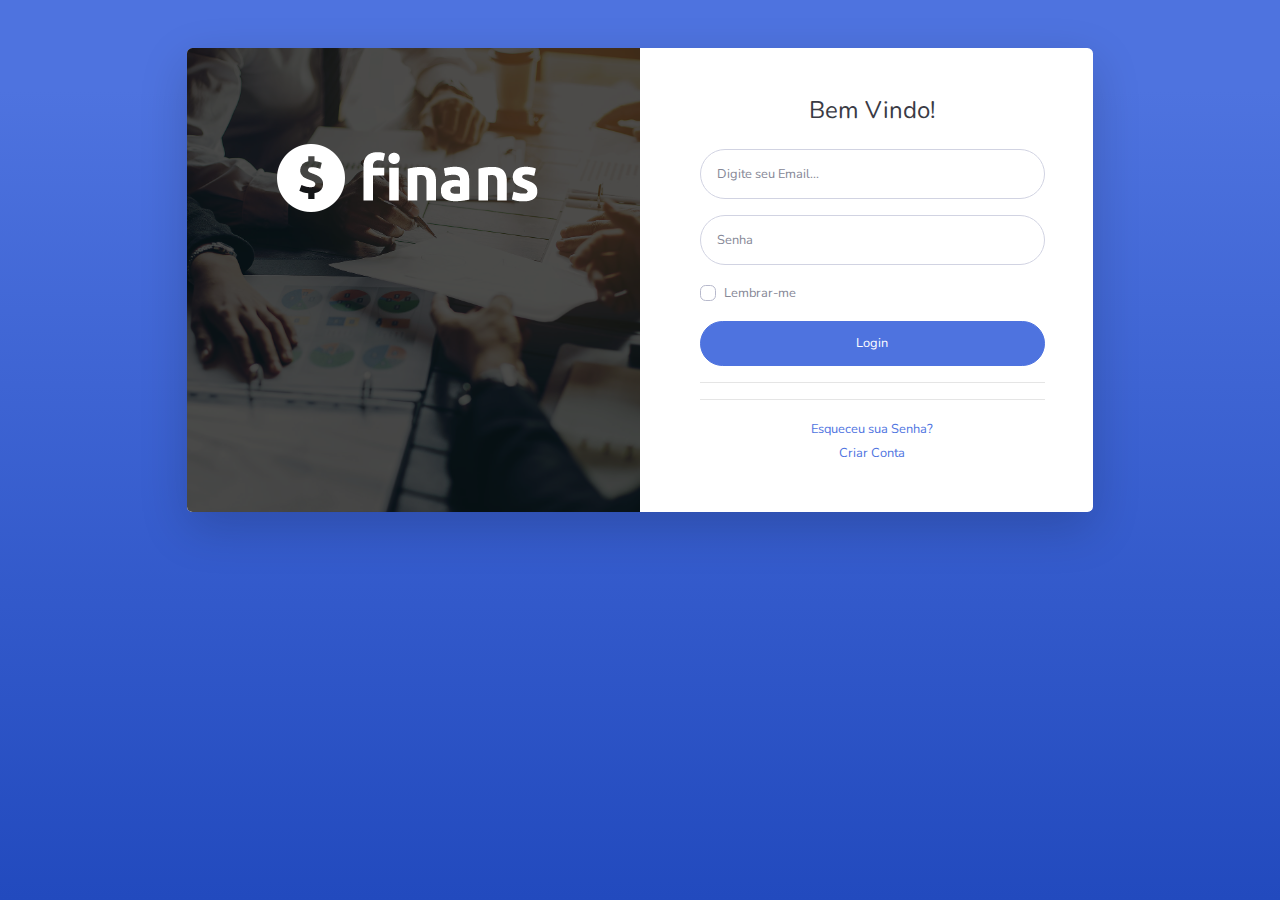
<file: AppFinanceiro/login.html>
<!DOCTYPE html>
<html lang="Pt-br">

<head>

  <meta charset="utf-8">
  <meta http-equiv="X-UA-Compatible" content="IE=edge">
  <meta name="viewport" content="width=device-width, initial-scale=1, shrink-to-fit=no">
  <meta name="description" content="">
  <meta name="author" content="">

  <title>Finans - Login</title>

  <!-- Custom fonts for this template-->
  <link href="vendor/fontawesome-free/css/all.min.css" rel="stylesheet" type="text/css">
  <link href="https://fonts.googleapis.com/css?family=Nunito:200,200i,300,300i,400,400i,600,600i,700,700i,800,800i,900,900i" rel="stylesheet">

  <!-- Custom styles for this template-->
  <link href="css/sb-admin-2.css" rel="stylesheet">

</head>

<body class="bg-gradient-primary">

  <div class="container">

    <!-- Outer Row -->
    <div class="row justify-content-center">

      <div class="col-xl-10 col-lg-12 col-md-9">

        <div class="card o-hidden border-0 shadow-lg my-5">
          <div class="card-body p-0">
            <!-- Nested Row within Card Body -->
            <div class="row">
              <div class="col-lg-6 d-none d-lg-block bg-login-image p-0">
                <div style="background-color: rgba(0,0,0,0.7)" class="w-100 h-100 text-center pt-5">
                  <img class="mt-5 mw-100" src="img/logo1.png" alt="Finans">
                </div>
              </div>
              <div class="col-lg-6">
                <div class="p-5">
                  <div class="text-center">
                    <h1 class="h4 text-gray-900 mb-4">Bem Vindo!</h1>
                  </div>
                  <form class="user">
                    <div class="form-group">
                      <input type="email" class="form-control form-control-user" id="exampleInputEmail" aria-describedby="emailHelp" placeholder="Digite seu Email...">
                    </div>
                    <div class="form-group">
                      <input type="password" class="form-control form-control-user" id="exampleInputPassword" placeholder="Senha">
                    </div>
                    <div class="form-group">
                      <div class="custom-control custom-checkbox small">
                        <input type="checkbox" class="custom-control-input" id="customCheck">
                        <label class="custom-control-label" for="customCheck">Lembrar-me</label>
                      </div>
                    </div>
                    <a href="index.html" class="btn btn-primary btn-user btn-block">
                      Login
                    </a>
                    <hr>
                   
                  </form>
                  <hr>
                  <div class="text-center">
                    <a class="small" href="forgot-password.html">Esqueceu sua Senha?</a>
                  </div>
                  <div class="text-center">
                    <a class="small" href="register.html">Criar Conta</a>
                  </div>
                </div>
              </div>
            </div>
          </div>
        </div>

      </div>

    </div>

  </div>

  <!-- Bootstrap core JavaScript-->
  <script src="vendor/jquery/jquery.min.js"></script>
  <script src="vendor/bootstrap/js/bootstrap.bundle.min.js"></script>

  <!-- Core plugin JavaScript-->
  <script src="vendor/jquery-easing/jquery.easing.min.js"></script>

  <!-- Custom scripts for all pages-->
  <script src="js/sb-admin-2.min.js"></script>

</body>

</html>
</file>
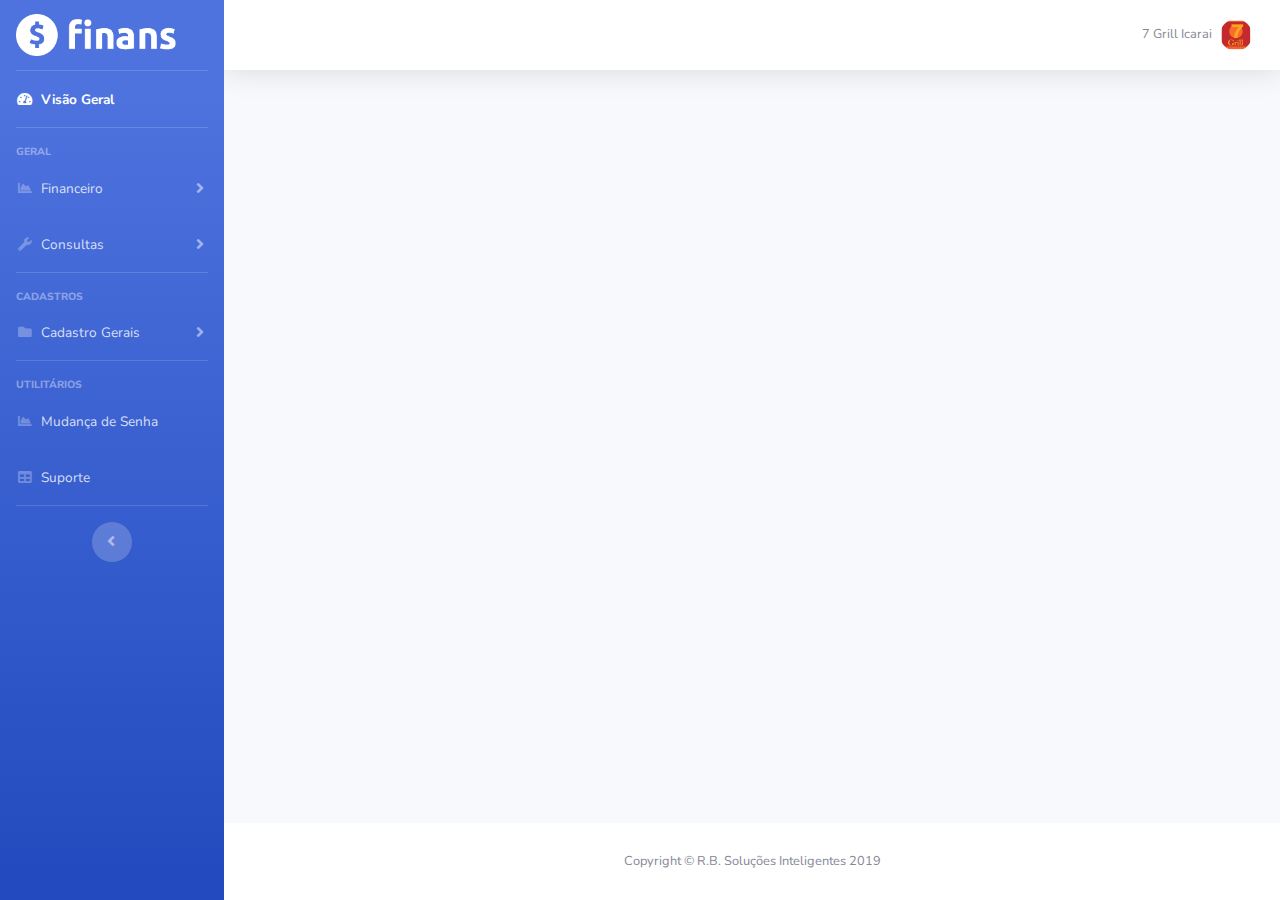
<file: AppFinanceiro/padrao.html>
<!DOCTYPE html>
<html lang="Pt-br">

<head>

  <meta charset="utf-8">
  <meta http-equiv="X-UA-Compatible" content="IE=edge">
  <meta name="viewport" content="width=device-width, initial-scale=1, shrink-to-fit=no">
  <meta name="description" content="">
  <meta name="author" content="">

  <title>Finans - Visão Geral</title>

  <!-- Custom fonts for this template-->
  <link href="vendor/fontawesome-free/css/all.min.css" rel="stylesheet" type="text/css">
  <link href="https://fonts.googleapis.com/css?family=Nunito:200,200i,300,300i,400,400i,600,600i,700,700i,800,800i,900,900i" rel="stylesheet">

  <!-- Custom styles for this template-->
  <link href="css/sb-admin-2.min.css" rel="stylesheet">

</head>

<body id="page-top">

  <!-- Page Wrapper -->
  <div id="wrapper">

    <!-- Sidebar -->
    <ul class="navbar-nav bg-gradient-primary sidebar sidebar-dark accordion" id="accordionSidebar">

      <!-- Sidebar - Brand -->
      <a class="sidebar-brand d-flex align-items-center justify-content-center" href="index.html">
        <div class="sidebar-brand-icon">
          <img src="img/logo1.png" class="mw-100" alt="Finans">
        </div>
        <div class="sidebar-brand-text mx-3"></div>
      </a>

      <!-- Divider -->
      <hr class="sidebar-divider my-0">

      <!-- Nav Item - Dashboard -->
      <li class="nav-item active">
        <a class="nav-link" href="index.html">
          <i class="fas fa-fw fa-tachometer-alt"></i>
          <span>Visão Geral</span></a>
      </li>

      <!-- Divider -->
      <hr class="sidebar-divider">

      <!-- Heading -->
      <div class="sidebar-heading">
        Geral
      </div>

      <!-- Nav Item - Pages Collapse Menu -->
      <li class="nav-item">
        <a class="nav-link collapsed" href="#" data-toggle="collapse" data-target="#collapseTwo" aria-expanded="true" aria-controls="collapseTwo">
          <i class="fas fa-fw fa-chart-area"></i>
          <span>Financeiro</span>
        </a>
        <div id="collapseTwo" class="collapse" aria-labelledby="headingTwo" data-parent="#accordionSidebar">
          <div class="bg-white py-2 collapse-inner rounded">
            <h6 class="collapse-header">Movimentação Financeira</h6>
            <a class="collapse-item" href="contas_a_pagar.html">Inserir Lancamentos</a>
            <a class="collapse-item" href="consulta_despesas.html">Consultar Lançamentos</a>
            <a class="collapse-item" href="cards.html">Inserir Caixas</a>
            <a class="collapse-item" href="cards.html">Consultar Caixas</a>
          </div>
        </div>
      </li>

      <!-- Nav Item - Utilities Collapse Menu -->
      <li class="nav-item">
        <a class="nav-link collapsed" href="#" data-toggle="collapse" data-target="#collapseUtilities" aria-expanded="true" aria-controls="collapseUtilities">
          <i class="fas fa-fw fa-wrench"></i>
          <span>Consultas</span>
        </a>
        <div id="collapseUtilities" class="collapse" aria-labelledby="headingUtilities" data-parent="#accordionSidebar">
          <div class="bg-white py-2 collapse-inner rounded">
            <h6 class="collapse-header">Consultas gerais</h6>
            <a class="collapse-item" href="utilities-color.html">Visão Geral</a>
            <a class="collapse-item" href="utilities-border.html">Balancete</a>
            <a class="collapse-item" href="utilities-animation.html">Analise Financeira</a>
            <a class="collapse-item" href="utilities-other.html">Extrato</a>
          </div>
        </div>
      </li>

      <!-- Divider -->
      <hr class="sidebar-divider">

      <!-- Heading -->
      <div class="sidebar-heading">
        Cadastros
      </div>

      <!-- Nav Item - Pages Collapse Menu -->
      <li class="nav-item">
        <a class="nav-link collapsed" href="#" data-toggle="collapse" data-target="#collapsePages" aria-expanded="true" aria-controls="collapsePages">
          <i class="fas fa-fw fa-folder"></i>
          <span>Cadastro Gerais</span>
        </a>
        <div id="collapsePages" class="collapse" aria-labelledby="headingPages" data-parent="#accordionSidebar">
          <div class="bg-white py-2 collapse-inner rounded">
            <h6 class="collapse-header">Dados Bancários</h6>
            <a class="collapse-item" href="login.html">Contas Bancárias</a>
            <a class="collapse-item" href="register.html">Plano de Contas</a>
            <a class="collapse-item" href="forgot-password.html">Sub Contas</a>
            <div class="collapse-divider"></div>
            <h6 class="collapse-header">Cadastro de Histórico</h6>
            <a class="collapse-item" href="404.html">Histórico Padrão</a>
            <a class="collapse-item" href="blank.html">Beneficiários</a>
          </div>
        </div>
      </li>

      <!-- Divider -->
      <hr class="sidebar-divider">

      <!-- Heading -->
      <div class="sidebar-heading">
        Utilitários
      </div>

      <!-- Nav Item - Charts -->
      <li class="nav-item">
        <a class="nav-link" href="charts.html">
          <i class="fas fa-fw fa-chart-area"></i>
          <span>Mudança de Senha</span></a>
      </li>

      <!-- Nav Item - Tables -->
      <li class="nav-item">
        <a class="nav-link" href="tables.html">
          <i class="fas fa-fw fa-table"></i>
          <span>Suporte</span></a>
      </li>

      <!-- Divider -->
      <hr class="sidebar-divider d-none d-md-block">

      <!-- Sidebar Toggler (Sidebar) -->
      <div class="text-center d-none d-md-inline">
        <button class="rounded-circle border-0" id="sidebarToggle"></button>
      </div>

    </ul>
    <!-- End of Sidebar -->

    <!-- Content Wrapper -->
    <div id="content-wrapper" class="d-flex flex-column">

      <!-- Main Content -->
      <div id="content">

        <!-- Topbar -->
        <nav class="navbar navbar-expand navbar-light bg-white topbar mb-4 static-top shadow">

          <!-- Sidebar Toggle (Topbar) -->
          <button id="sidebarToggleTop" class="btn btn-link d-md-none rounded-circle mr-3">
            <i class="fa fa-bars"></i>
          </button>

         

          <!-- Topbar Navbar -->
          <ul class="navbar-nav ml-auto">

            

            <!-- Nav Item - User Information -->
            <li class="nav-item dropdown no-arrow">
              <a class="nav-link dropdown-toggle" href="#" id="userDropdown" role="button" data-toggle="dropdown" aria-haspopup="true" aria-expanded="false">
                <span class="mr-2 d-none d-lg-inline text-gray-600 small">7 Grill Icarai</span>
                <img class="img-profile rounded-circle" src="img/7grill.png">
              </a>
              <!-- Dropdown - User Information -->
              <div class="dropdown-menu dropdown-menu-right shadow animated--grow-in" aria-labelledby="userDropdown">
                <a class="dropdown-item" href="#">
                  <i class="fas fa-user fa-sm fa-fw mr-2 text-gray-400"></i>
                  Perfil
                </a>
                <a class="dropdown-item" href="#">
                  <i class="fas fa-cogs fa-sm fa-fw mr-2 text-gray-400"></i>
                  Settings
                </a>
                <a class="dropdown-item" href="#">
                  <i class="fas fa-list fa-sm fa-fw mr-2 text-gray-400"></i>
                  Log de Atividades
                </a>
                <div class="dropdown-divider"></div>
                <a class="dropdown-item" href="#" data-toggle="modal" data-target="#logoutModal">
                  <i class="fas fa-sign-out-alt fa-sm fa-fw mr-2 text-gray-400"></i>
                  Sair
                </a>
              </div>
            </li>

          </ul>

        </nav>
        <!-- End of Topbar -->

        <!-- Begin Page Content 
        <div class="container-fluid">

          <!-- Page Heading 
          <div class="d-sm-flex align-items-center justify-content-between mb-4">
            <h1 class="h3 mb-0 text-gray-800">Visão Geral</h1>
            <a href="#" class="d-none d-sm-inline-block btn btn-sm btn-primary shadow-sm"><i class="fas fa-download fa-sm text-white-50"></i> Generate Report</a>
          </div>

          <!-- Content Row 
          <div class="row">

            <!-- Earnings (Monthly) Card Example 
            <div class="col-xl-3 col-md-6 mb-4">
              <div class="card border-left-primary shadow h-100 py-2">
                <div class="card-body">
                  <div class="row no-gutters align-items-center">
                    <div class="col mr-2">
                      <div class="text-xs font-weight-bold text-primary text-uppercase mb-1">Faturamento (Mensal)</div>
                      <div class="h5 mb-0 font-weight-bold text-gray-800">R$40,000</div>
                    </div>
                    <div class="col-auto">
                      <i class="fas fa-calendar fa-2x text-gray-300"></i>
                    </div>
                  </div>
                </div>
              </div>
            </div>

            <!-- Earnings (Monthly) Card Example 
            <div class="col-xl-3 col-md-6 mb-4">
              <div class="card border-left-success shadow h-100 py-2">
                <div class="card-body">
                  <div class="row no-gutters align-items-center">
                    <div class="col mr-2">
                      <div class="text-xs font-weight-bold text-success text-uppercase mb-1">Faturamento (Anual)</div>
                      <div class="h5 mb-0 font-weight-bold text-gray-800">R$215,000</div>
                    </div>
                    <div class="col-auto">
                      <i class="fas fa-dollar-sign fa-2x text-gray-300"></i>
                    </div>
                  </div>
                </div>
              </div>
            </div>

            <!-- Earnings (Monthly) Card Example 
            <div class="col-xl-3 col-md-6 mb-4">
              <div class="card border-left-info shadow h-100 py-2">
                <div class="card-body">
                  <div class="row no-gutters align-items-center">
                    <div class="col mr-2">
                      <div class="text-xs font-weight-bold text-info text-uppercase mb-1">Tasks</div>
                      <div class="row no-gutters align-items-center">
                        <div class="col-auto">
                          <div class="h5 mb-0 mr-3 font-weight-bold text-gray-800">50%</div>
                        </div>
                        <div class="col">
                          <div class="progress progress-sm mr-2">
                            <div class="progress-bar bg-info" role="progressbar" style="width: 50%" aria-valuenow="50" aria-valuemin="0" aria-valuemax="100"></div>
                          </div>
                        </div>
                      </div>
                    </div>
                    <div class="col-auto">
                      <i class="fas fa-clipboard-list fa-2x text-gray-300"></i>
                    </div>
                  </div>
                </div>
              </div>
            </div>

            <!-- Pending Requests Card Example
            <div class="col-xl-3 col-md-6 mb-4">
              <div class="card border-left-warning shadow h-100 py-2">
                <div class="card-body">
                  <div class="row no-gutters align-items-center">
                    <div class="col mr-2">
                      <div class="text-xs font-weight-bold text-warning text-uppercase mb-1">Ultimo Caixa lançado</div>
                      <div class="h5 mb-0 font-weight-bold text-gray-800">24/08/2019</div>
                    </div>
                    <div class="col-auto">
                      <i class="fas fa-comments fa-2x text-gray-300"></i>
                    </div>
                  </div>
                </div>
              </div>
            </div>
          </div>

          <!-- Content Row 

          <div class="row">

            <!-- Area Chart 
            <div class="col-xl-8 col-lg-7">
              <div class="card shadow mb-4">
                <!-- Card Header - Dropdown 
                <div class="card-header py-3 d-flex flex-row align-items-center justify-content-between">
                  <h6 class="m-0 font-weight-bold text-primary">Movimentação Anual</h6>
                  <div class="dropdown no-arrow">
                    <a class="dropdown-toggle" href="#" role="button" id="dropdownMenuLink" data-toggle="dropdown" aria-haspopup="true" aria-expanded="false">
                      <i class="fas fa-ellipsis-v fa-sm fa-fw text-gray-400"></i>
                    </a>
                    <div class="dropdown-menu dropdown-menu-right shadow animated--fade-in" aria-labelledby="dropdownMenuLink">
                      <div class="dropdown-header">Dropdown Header:</div>
                      <a class="dropdown-item" href="#">Action</a>
                      <a class="dropdown-item" href="#">Another action</a>
                      <div class="dropdown-divider"></div>
                      <a class="dropdown-item" href="#">Something else here</a>
                    </div>
                  </div>
                </div>
                <!-- Card Body 
                <div class="card-body">
                  <div class="chart-area">
                    <canvas id="myAreaChart"></canvas>
                  </div>
                </div>
              </div>
            </div>

            <!-- Pie Chart 
            <div class="col-xl-4 col-lg-5">
              <div class="card shadow mb-4">
                <!-- Card Header - Dropdown 
                <div class="card-header py-3 d-flex flex-row align-items-center justify-content-between">
                  <h6 class="m-0 font-weight-bold text-primary">Grafico Pizza</h6>
                  <div class="dropdown no-arrow">
                    <a class="dropdown-toggle" href="#" role="button" id="dropdownMenuLink" data-toggle="dropdown" aria-haspopup="true" aria-expanded="false">
                      <i class="fas fa-ellipsis-v fa-sm fa-fw text-gray-400"></i>
                    </a>
                    <div class="dropdown-menu dropdown-menu-right shadow animated--fade-in" aria-labelledby="dropdownMenuLink">
                      <div class="dropdown-header">Dropdown Header:</div>
                      <a class="dropdown-item" href="#">Action</a>
                      <a class="dropdown-item" href="#">Another action</a>
                      <div class="dropdown-divider"></div>
                      <a class="dropdown-item" href="#">Something else here</a>
                    </div>
                  </div>
                </div>
                <!-- Card Body 
                <div class="card-body">
                  <div class="chart-pie pt-4 pb-2">
                    <canvas id="myPieChart"></canvas>
                  </div>
                  <div class="mt-4 text-center small">
                    <span class="mr-2">
                      <i class="fas fa-circle text-primary"></i> Direct
                    </span>
                    <span class="mr-2">
                      <i class="fas fa-circle text-success"></i> Social
                    </span>
                    <span class="mr-2">
                      <i class="fas fa-circle text-info"></i> Referral
                    </span>
                  </div>
                </div>
              </div>
            </div>
          </div>

          <!-- Content Row 
          <div class="row">

            <!-- Content Column 
            <div class="col-lg-6 mb-4">

              <!-- Project Card Example 
              <div class="card shadow mb-4">
                <div class="card-header py-3">
                  <h6 class="m-0 font-weight-bold text-primary">Etapas do Projeto</h6>
                </div>
                <div class="card-body">
                  <h4 class="small font-weight-bold">Configuração de Servidor <span class="float-right">20%</span></h4>
                  <div class="progress mb-4">
                    <div class="progress-bar bg-danger" role="progressbar" style="width: 20%" aria-valuenow="20" aria-valuemin="0" aria-valuemax="100"></div>
                  </div>
                  <h4 class="small font-weight-bold">Banco de Dados <span class="float-right">10%</span></h4>
                  <div class="progress mb-4">
                    <div class="progress-bar bg-warning" role="progressbar" style="width: 10%" aria-valuenow="10" aria-valuemin="0" aria-valuemax="100"></div>
                  </div>
                  <h4 class="small font-weight-bold">Cadastros <span class="float-right">0%</span></h4>
                  <div class="progress mb-4">
                    <div class="progress-bar" role="progressbar" style="width: 0%" aria-valuenow="0" aria-valuemin="0" aria-valuemax="100"></div>
                  </div>
                  <h4 class="small font-weight-bold">Telas do Sistema <span class="float-right">80%</span></h4>
                  <div class="progress mb-4">
                    <div class="progress-bar bg-info" role="progressbar" style="width: 80%" aria-valuenow="80" aria-valuemin="0" aria-valuemax="100"></div>
                  </div>
                  <h4 class="small font-weight-bold">Tela de Login <span class="float-right">Complete!</span></h4>
                  <div class="progress">
                    <div class="progress-bar bg-success" role="progressbar" style="width: 100%" aria-valuenow="100" aria-valuemin="0" aria-valuemax="100"></div>
                  </div>
                </div>
              </div>

              <!-- Color System 
              <div class="row">
                <div class="col-lg-6 mb-4">
                  <div class="card bg-primary text-white shadow">
                    <div class="card-body">
                      Primary
                      <div class="text-white-50 small">#4e73df</div>
                    </div>
                  </div>
                </div>
                <div class="col-lg-6 mb-4">
                  <div class="card bg-success text-white shadow">
                    <div class="card-body">
                      Success
                      <div class="text-white-50 small">#1cc88a</div>
                    </div>
                  </div>
                </div>
                <div class="col-lg-6 mb-4">
                  <div class="card bg-info text-white shadow">
                    <div class="card-body">
                      Info
                      <div class="text-white-50 small">#36b9cc</div>
                    </div>
                  </div>
                </div>
                <div class="col-lg-6 mb-4">
                  <div class="card bg-warning text-white shadow">
                    <div class="card-body">
                      Warning
                      <div class="text-white-50 small">#f6c23e</div>
                    </div>
                  </div>
                </div>
                <div class="col-lg-6 mb-4">
                  <div class="card bg-danger text-white shadow">
                    <div class="card-body">
                      Danger
                      <div class="text-white-50 small">#e74a3b</div>
                    </div>
                  </div>
                </div>
                <div class="col-lg-6 mb-4">
                  <div class="card bg-secondary text-white shadow">
                    <div class="card-body">
                      Secondary
                      <div class="text-white-50 small">#858796</div>
                    </div>
                  </div>
                </div>
              </div> -->

            </div> 

            <div class="col-lg-6 mb-4">

              <!-- Illustrations
              <div class="card shadow mb-4">
                <div class="card-header py-3">
                  <h6 class="m-0 font-weight-bold text-primary">Illustrations</h6>
                </div>
                <div class="card-body">
                  <div class="text-center">
                    <img class="img-fluid px-3 px-sm-4 mt-3 mb-4" style="width: 25rem;" src="img/undraw_posting_photo.svg" alt="">
                  </div>
                  <p>Add some quality, svg illustrations to your project courtesy of <a target="_blank" rel="nofollow" href="https://undraw.co/">unDraw</a>, a constantly updated collection of beautiful svg images that you can use completely free and without attribution!</p>
                  <a target="_blank" rel="nofollow" href="https://undraw.co/">Browse Illustrations on unDraw &rarr;</a>
                </div>
              </div>  -->

              <!-- Approach 
              <div class="card shadow mb-4">
                <div class="card-header py-3">
                  <h6 class="m-0 font-weight-bold text-primary">Bem vindo ao Finans!!</h6>
                </div>
                <div class="card-body">
                  <p>Bem vindo ao Finans o seu controle financeiro Web, aqui vcê encontra o controle financeiro para você e sua empresa.</p>
                  <p class="mb-0">Use o menu lateral para navegar entre as opçôes.</p>
                </div>
              </div> 

            </div>
          </div>

        </div>
        <!-- /.container-fluid -->

      </div>
      <!-- End of Main Content -->

      <!-- Footer -->
      <footer class="sticky-footer bg-white">
        <div class="container my-auto">
          <div class="copyright text-center my-auto">
            <span>Copyright &copy; R.B. Soluções Inteligentes 2019</span>
          </div>
        </div>
      </footer>
      <!-- End of Footer -->

    </div>
    <!-- End of Content Wrapper -->

  </div>
  <!-- End of Page Wrapper -->

  <!-- Scroll to Top Button-->
  <a class="scroll-to-top rounded" href="#page-top">
    <i class="fas fa-angle-up"></i>
  </a>

  <!-- Logout Modal-->
  <div class="modal fade" id="logoutModal" tabindex="-1" role="dialog" aria-labelledby="exampleModalLabel" aria-hidden="true">
    <div class="modal-dialog" role="document">
      <div class="modal-content">
        <div class="modal-header">
          <h5 class="modal-title" id="exampleModalLabel">Ready to Leave?</h5>
          <button class="close" type="button" data-dismiss="modal" aria-label="Close">
            <span aria-hidden="true">×</span>
          </button>
        </div>
        <div class="modal-body">Select "Logout" below if you are ready to end your current session.</div>
        <div class="modal-footer">
          <button class="btn btn-secondary" type="button" data-dismiss="modal">Cancel</button>
          <a class="btn btn-primary" href="login.html">Logout</a>
        </div>
      </div>
    </div>
  </div>

  <!-- Bootstrap core JavaScript-->
  <script src="vendor/jquery/jquery.min.js"></script>
  <script src="vendor/bootstrap/js/bootstrap.bundle.min.js"></script>

  <!-- Core plugin JavaScript-->
  <script src="vendor/jquery-easing/jquery.easing.min.js"></script>

  <!-- Custom scripts for all pages-->
  <script src="js/sb-admin-2.min.js"></script>

  <!-- Page level plugins -->
  <script src="vendor/chart.js/Chart.min.js"></script>

  <!-- Page level custom scripts -->
  <script src="js/demo/chart-area-demo.js"></script>
  <script src="js/demo/chart-pie-demo.js"></script>

</body>

</html>
</file>
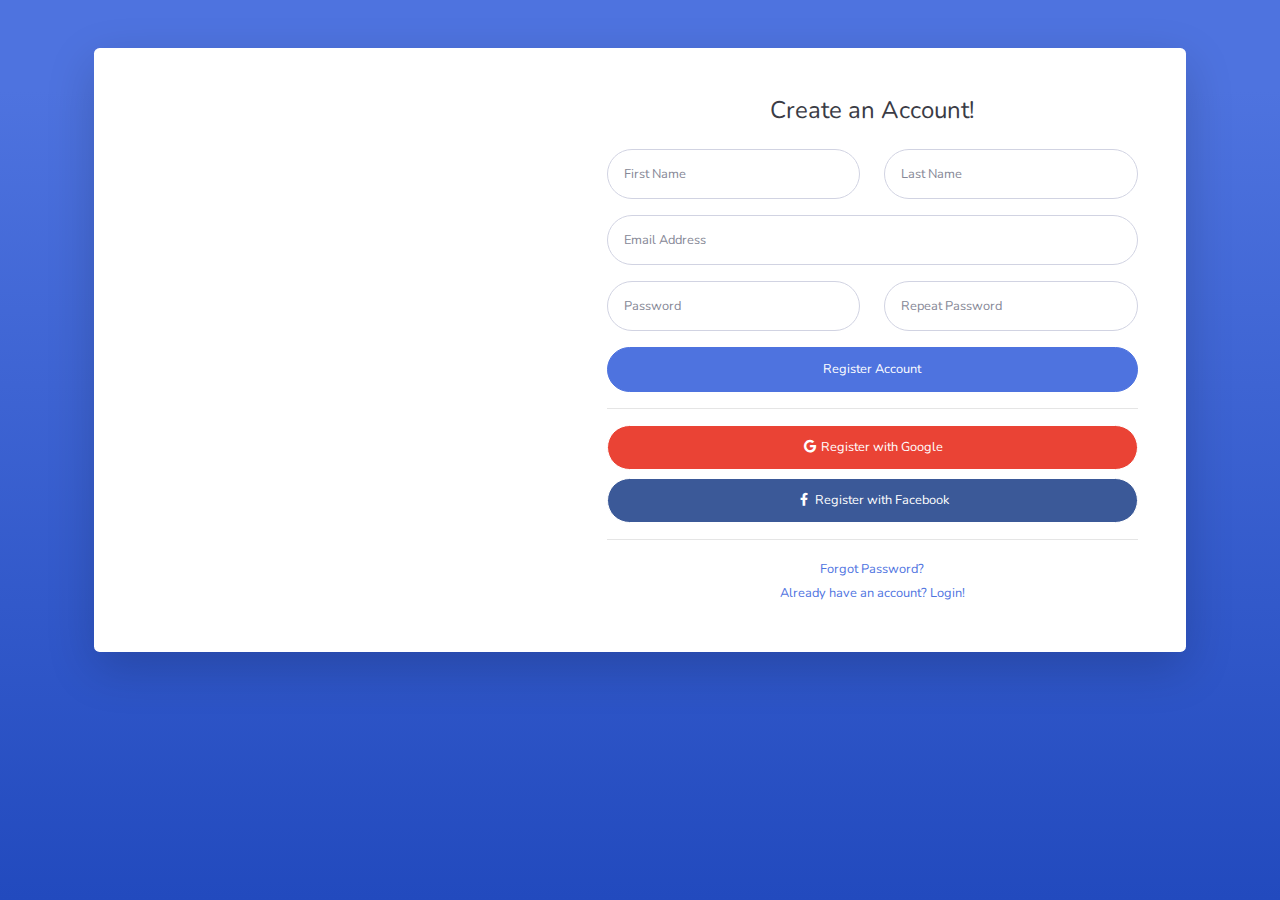
<file: AppFinanceiro/register.html>
<!DOCTYPE html>
<html lang="en">

<head>

  <meta charset="utf-8">
  <meta http-equiv="X-UA-Compatible" content="IE=edge">
  <meta name="viewport" content="width=device-width, initial-scale=1, shrink-to-fit=no">
  <meta name="description" content="">
  <meta name="author" content="">

  <title>SB Admin 2 - Register</title>

  <!-- Custom fonts for this template-->
  <link href="vendor/fontawesome-free/css/all.min.css" rel="stylesheet" type="text/css">
  <link href="https://fonts.googleapis.com/css?family=Nunito:200,200i,300,300i,400,400i,600,600i,700,700i,800,800i,900,900i" rel="stylesheet">

  <!-- Custom styles for this template-->
  <link href="css/sb-admin-2.min.css" rel="stylesheet">

</head>

<body class="bg-gradient-primary">

  <div class="container">

    <div class="card o-hidden border-0 shadow-lg my-5">
      <div class="card-body p-0">
        <!-- Nested Row within Card Body -->
        <div class="row">
          <div class="col-lg-5 d-none d-lg-block bg-register-image"></div>
          <div class="col-lg-7">
            <div class="p-5">
              <div class="text-center">
                <h1 class="h4 text-gray-900 mb-4">Create an Account!</h1>
              </div>
              <form class="user">
                <div class="form-group row">
                  <div class="col-sm-6 mb-3 mb-sm-0">
                    <input type="text" class="form-control form-control-user" id="exampleFirstName" placeholder="First Name">
                  </div>
                  <div class="col-sm-6">
                    <input type="text" class="form-control form-control-user" id="exampleLastName" placeholder="Last Name">
                  </div>
                </div>
                <div class="form-group">
                  <input type="email" class="form-control form-control-user" id="exampleInputEmail" placeholder="Email Address">
                </div>
                <div class="form-group row">
                  <div class="col-sm-6 mb-3 mb-sm-0">
                    <input type="password" class="form-control form-control-user" id="exampleInputPassword" placeholder="Password">
                  </div>
                  <div class="col-sm-6">
                    <input type="password" class="form-control form-control-user" id="exampleRepeatPassword" placeholder="Repeat Password">
                  </div>
                </div>
                <a href="login.html" class="btn btn-primary btn-user btn-block">
                  Register Account
                </a>
                <hr>
                <a href="index.html" class="btn btn-google btn-user btn-block">
                  <i class="fab fa-google fa-fw"></i> Register with Google
                </a>
                <a href="index.html" class="btn btn-facebook btn-user btn-block">
                  <i class="fab fa-facebook-f fa-fw"></i> Register with Facebook
                </a>
              </form>
              <hr>
              <div class="text-center">
                <a class="small" href="forgot-password.html">Forgot Password?</a>
              </div>
              <div class="text-center">
                <a class="small" href="login.html">Already have an account? Login!</a>
              </div>
            </div>
          </div>
        </div>
      </div>
    </div>

  </div>

  <!-- Bootstrap core JavaScript-->
  <script src="vendor/jquery/jquery.min.js"></script>
  <script src="vendor/bootstrap/js/bootstrap.bundle.min.js"></script>

  <!-- Core plugin JavaScript-->
  <script src="vendor/jquery-easing/jquery.easing.min.js"></script>

  <!-- Custom scripts for all pages-->
  <script src="js/sb-admin-2.min.js"></script>

</body>

</html>
</file>
<file: css/estilo.css>
#home {
	background: #ffc107;
	color: white;
}

.caixa {
	padding: 60px 0;
	border-bottom: 1px solid #e5e5e5;
}

footer p a {
	margin: 5px 15px;
}
</file>
